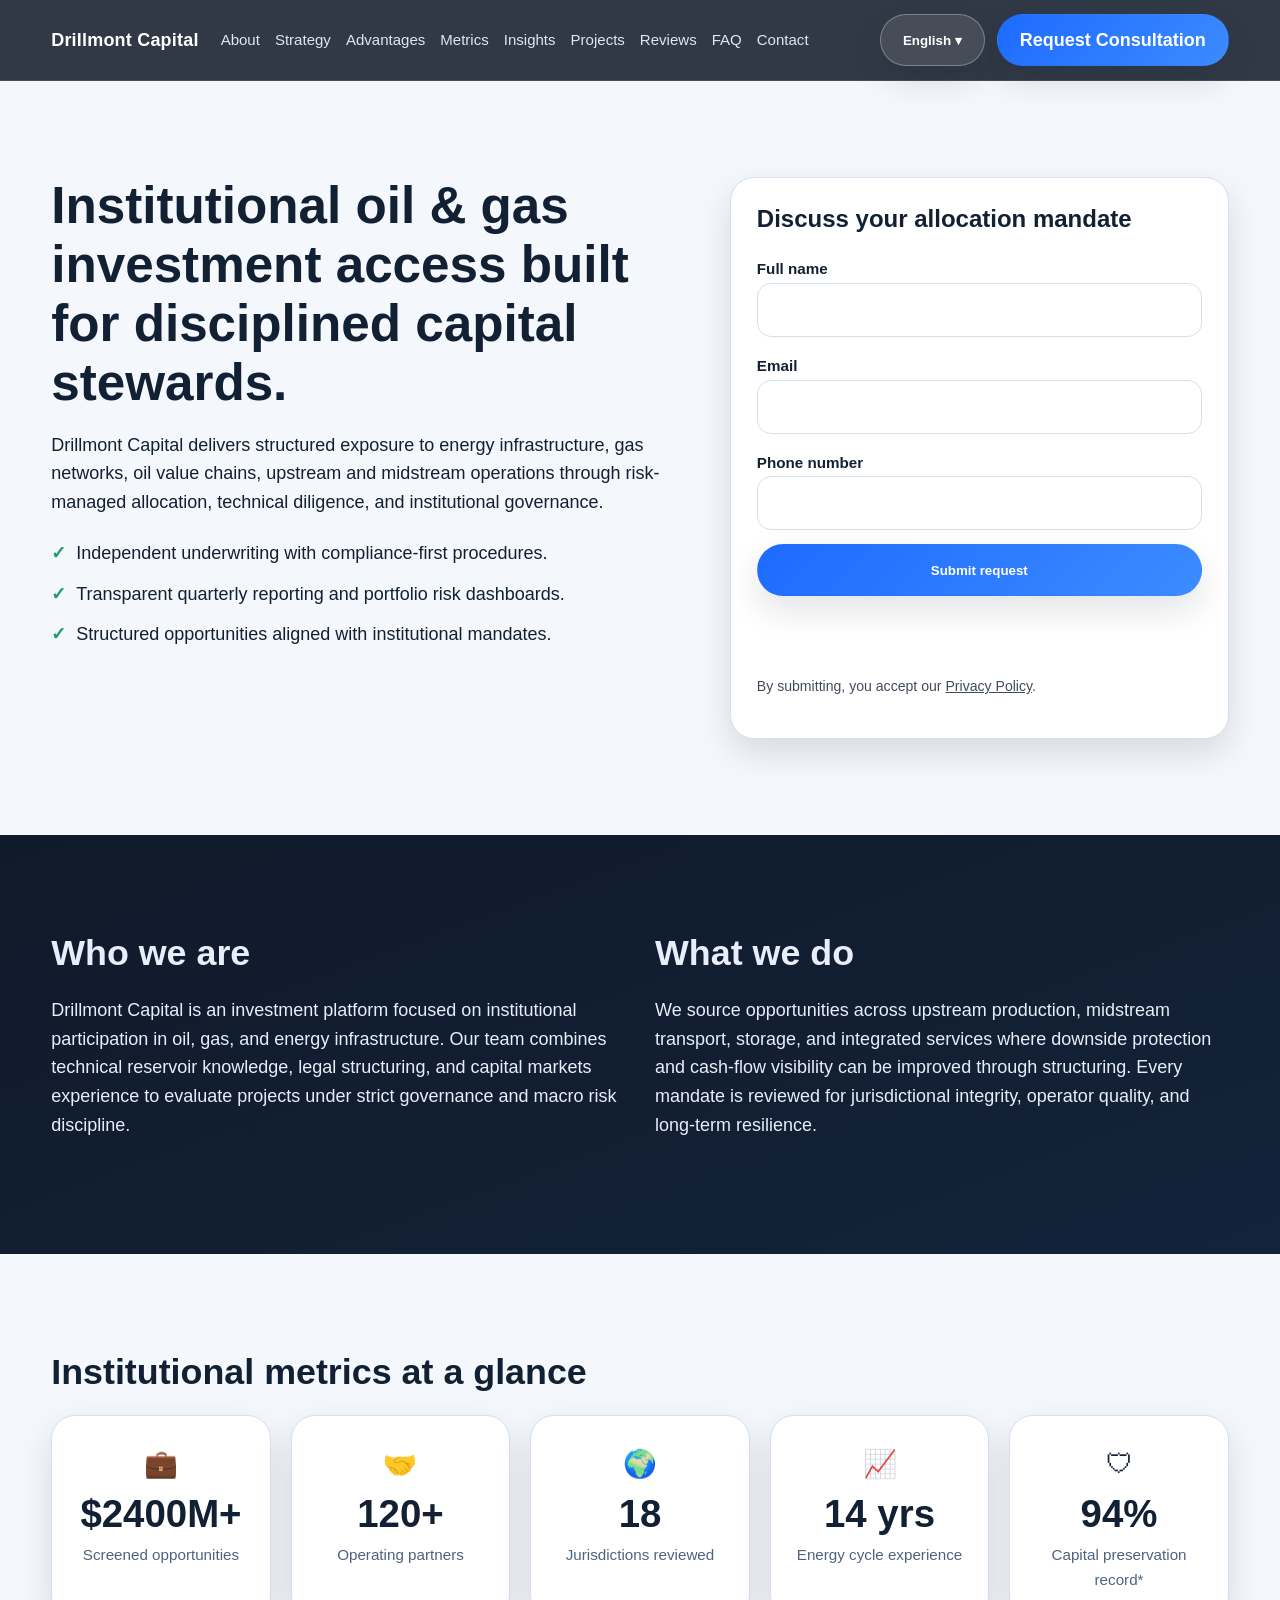
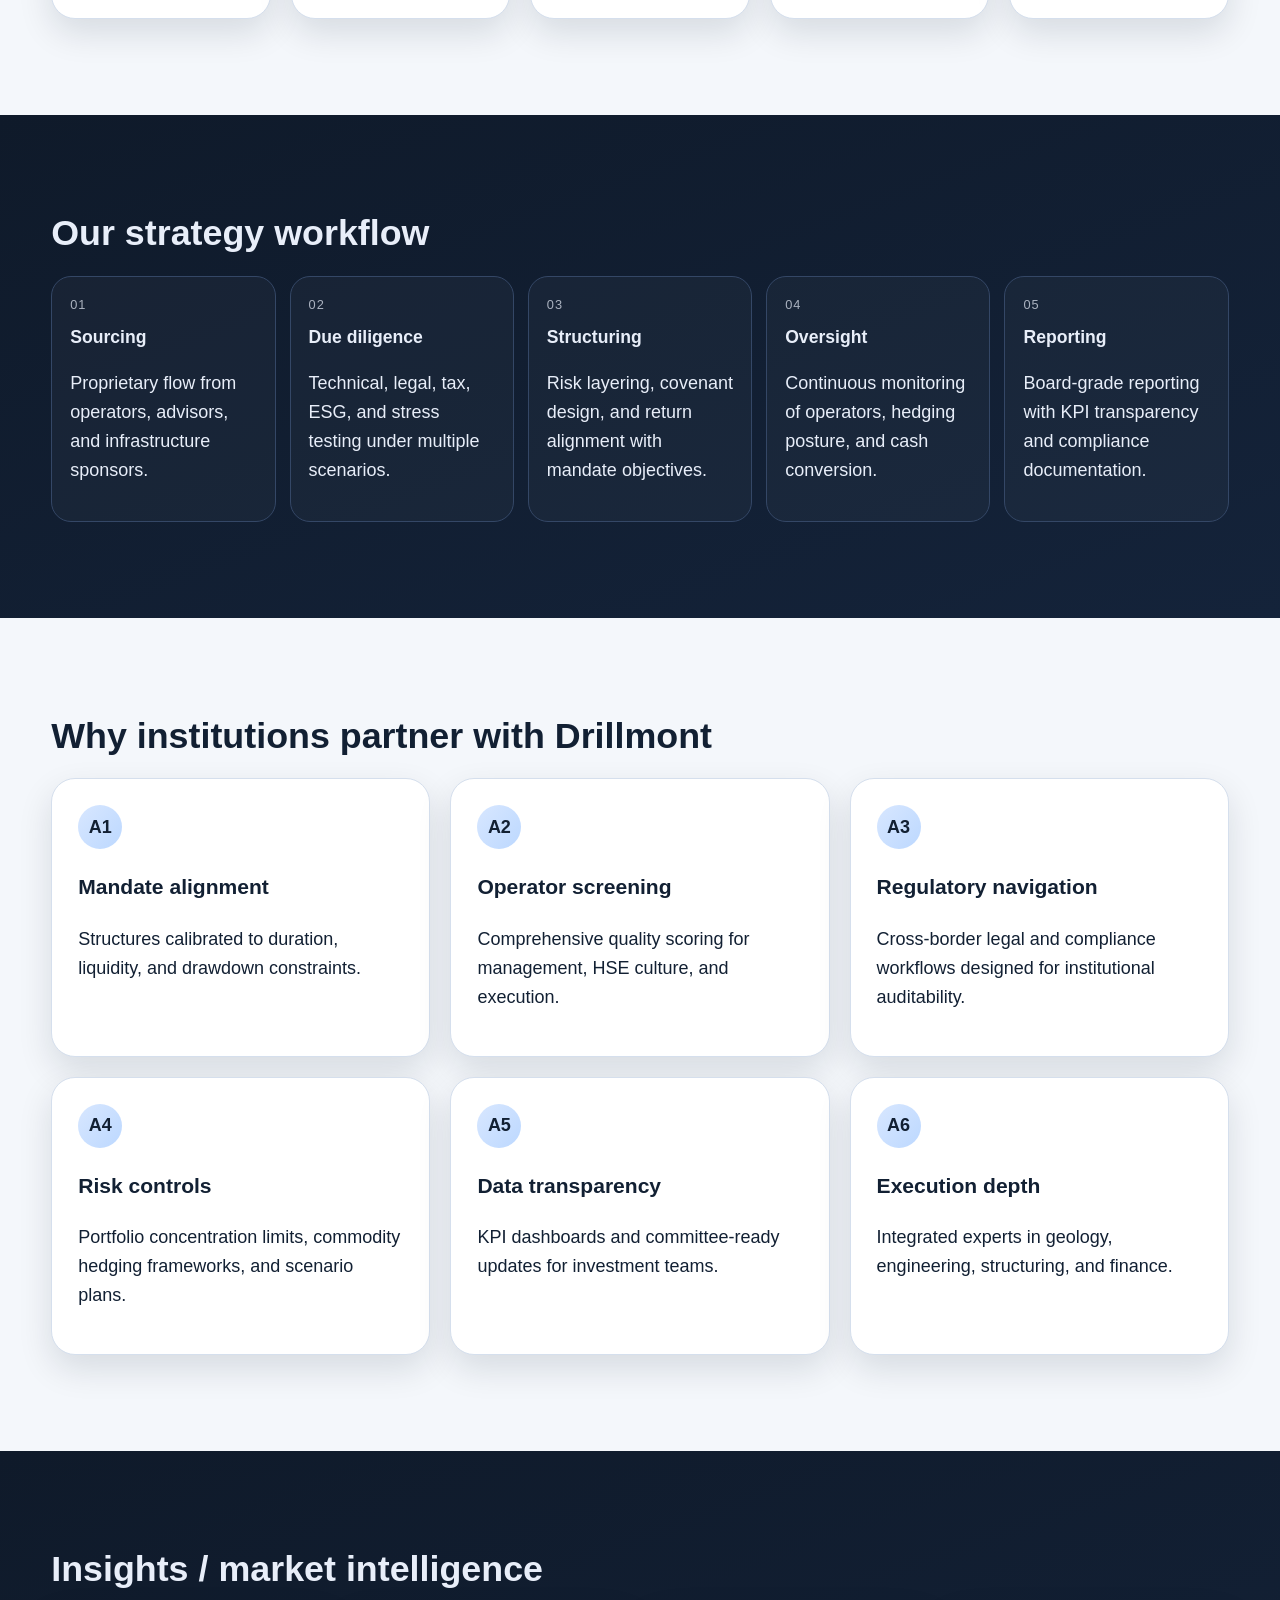
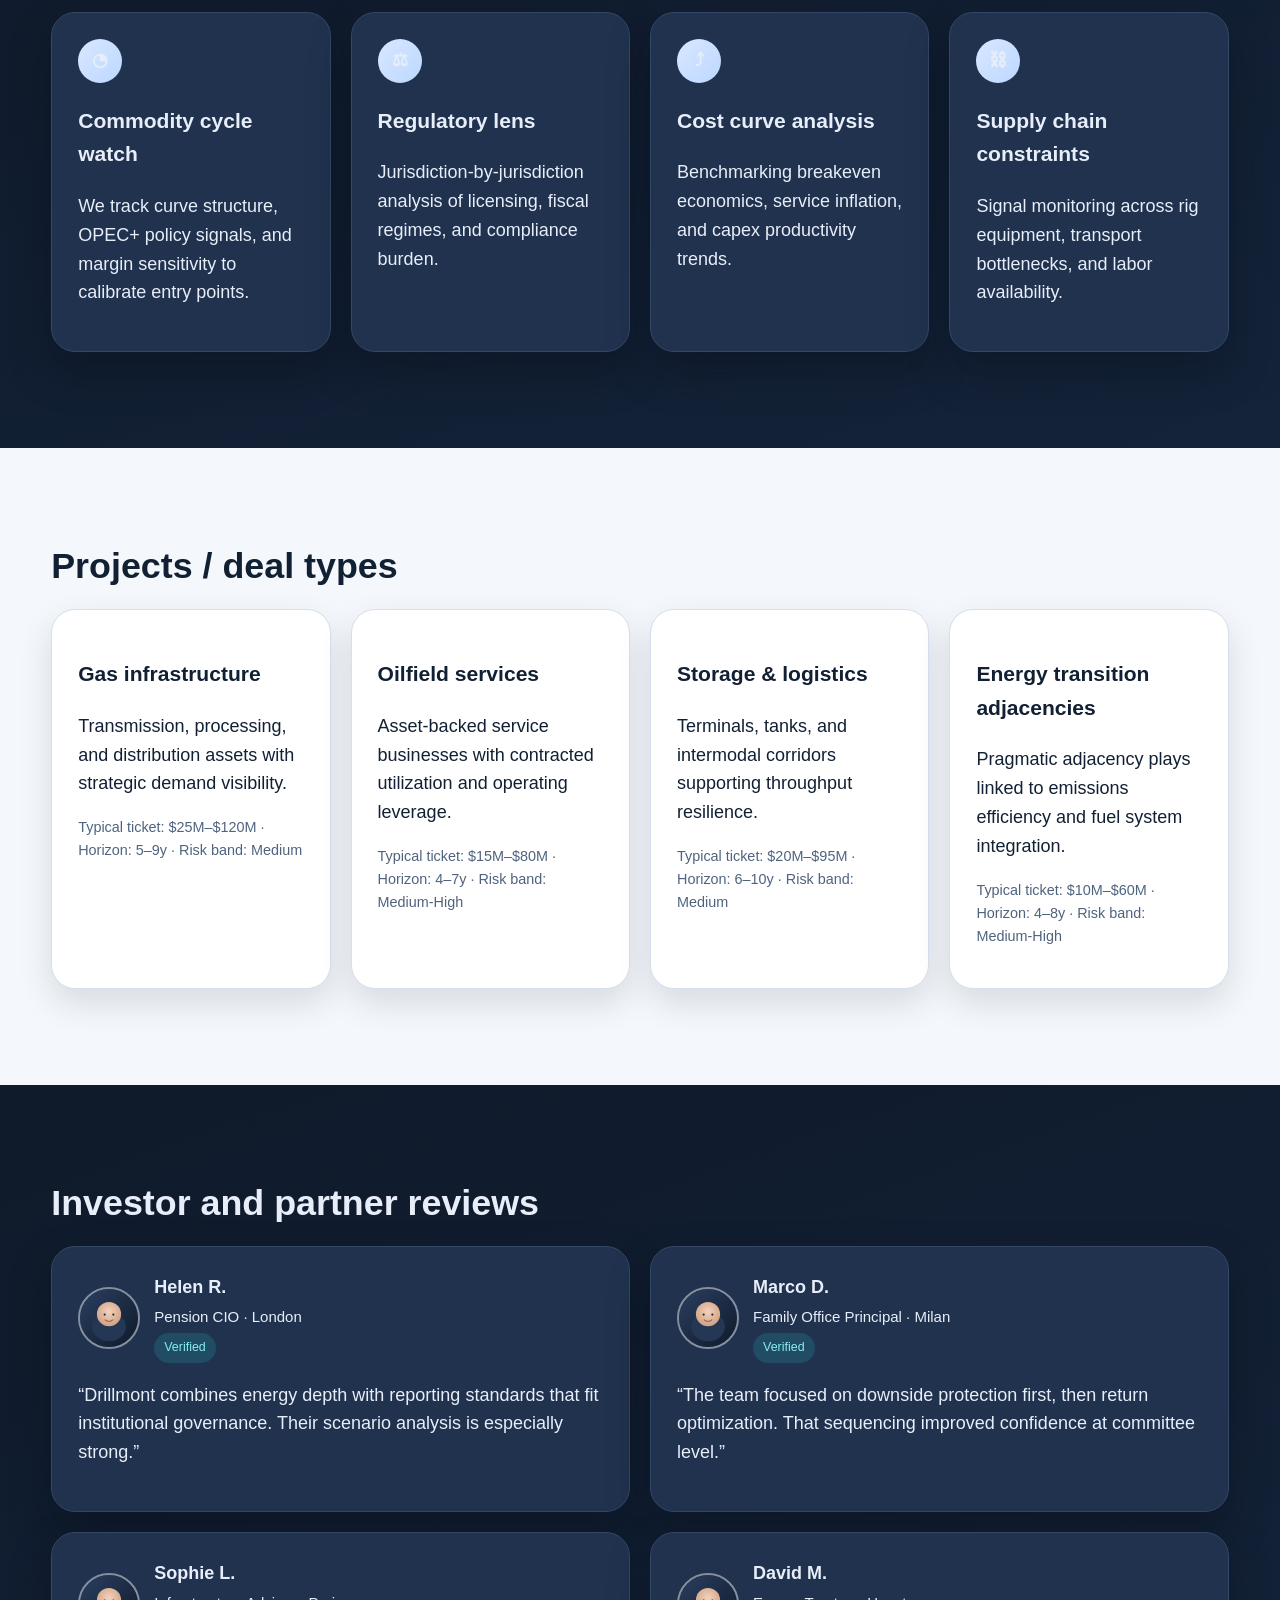
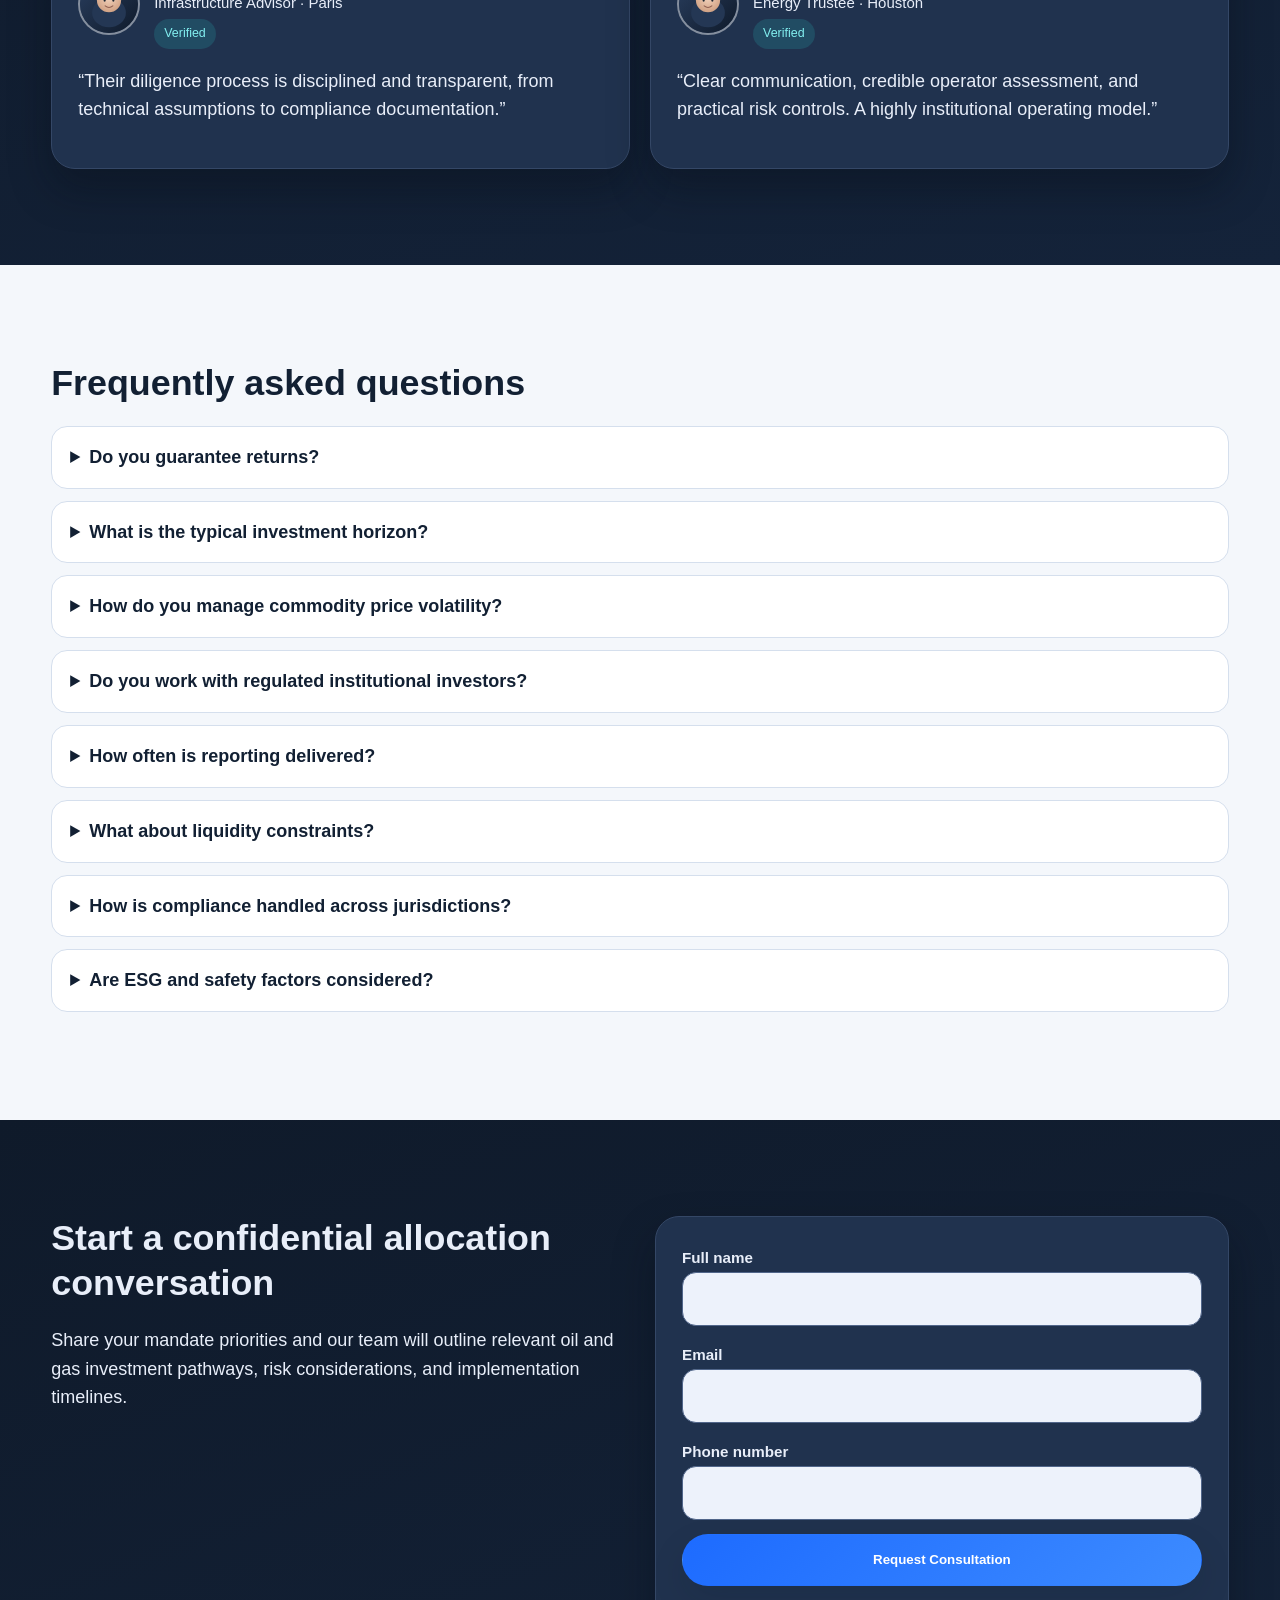
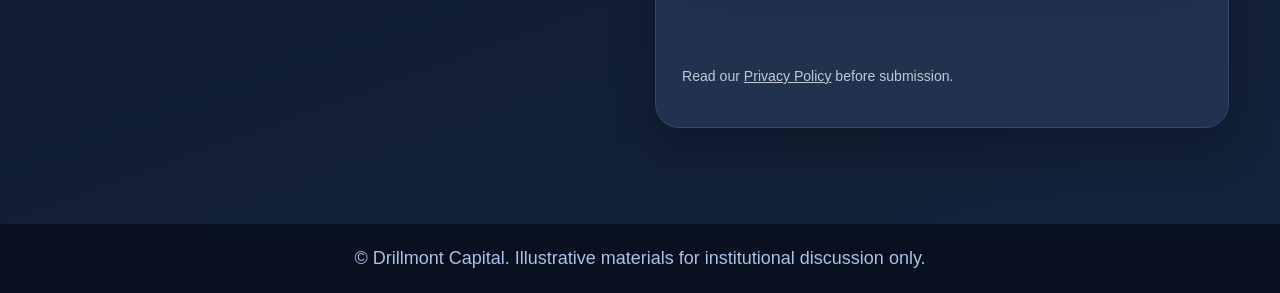
<file: index.html>
<!doctype html>
<html lang="en">
<head>
  <meta charset="UTF-8">
  <meta name="viewport" content="width=device-width, initial-scale=1.0">
  <meta name="description" content="Drillmont Capital structures institutional oil and gas investments across energy infrastructure, upstream and midstream opportunities with risk-managed allocation and diligence.">
  <title>Drillmont Capital | Institutional Oil & Gas Investments</title>
  <link rel="icon" type="image/svg+xml" href="./assets/favicon.svg">
  <link rel="stylesheet" href="./assets/styles.css">
</head>
<body>
<header class="site-header">
  <div class="header-inner">
    <a class="brand" href="#hero">Drillmont Capital</a>
    <nav class="main-nav">
      <a href="#about">About</a><a href="#strategy">Strategy</a><a href="#advantages">Advantages</a><a href="#metrics">Metrics</a><a href="#insights">Insights</a><a href="#projects">Projects</a><a href="#reviews">Reviews</a><a href="#faq">FAQ</a><a href="#contact">Contact</a>
    </nav>
    <div class="header-actions">
      <div class="lang-switch">
        <button class="lang-toggle" data-lang-toggle aria-label="Select language">English ▾</button>
        <div class="lang-menu">
          <a href="./index.html">English</a><a href="./de/index.html">Deutsch</a><a href="./fr/index.html">Français</a><a href="./es/index.html">Español</a><a href="./it/index.html">Italiano</a>
        </div>
      </div>
      <a href="#contact" class="btn btn-primary">Request Consultation</a>
    </div>
    <button class="burger" data-drawer-open aria-label="Open menu">☰</button>
  </div>
</header>
<div class="drawer-backdrop"></div>
<aside class="mobile-drawer">
  <div class="drawer-head"><strong>Drillmont Capital</strong><button class="drawer-close" data-drawer-close>✕</button></div>
  <nav class="mobile-nav">
    <a href="#about">About</a><a href="#strategy">Strategy</a><a href="#advantages">Advantages</a><a href="#metrics">Metrics</a><a href="#insights">Insights</a><a href="#projects">Projects</a><a href="#reviews">Reviews</a><a href="#faq">FAQ</a><a href="#contact">Contact</a>
  </nav>
  <div class="lang-switch">
    <button class="lang-toggle" data-lang-toggle>English ▾</button>
    <div class="lang-menu">
      <a href="./index.html">English</a><a href="./de/index.html">Deutsch</a><a href="./fr/index.html">Français</a><a href="./es/index.html">Español</a><a href="./it/index.html">Italiano</a>
    </div>
  </div>
  <p style="margin-top:16px"><a href="#contact" class="btn btn-primary" style="width:100%">Request Consultation</a></p>
</aside>

<main>
  <section id="hero" class="section light hero">
    <div class="container hero-grid">
      <div class="reveal">
        <h1>Institutional oil & gas investment access built for disciplined capital stewards.</h1>
        <p>Drillmont Capital delivers structured exposure to energy infrastructure, gas networks, oil value chains, upstream and midstream operations through risk-managed allocation, technical diligence, and institutional governance.</p>
        <ul class="trust-list"><li>Independent underwriting with compliance-first procedures.</li><li>Transparent quarterly reporting and portfolio risk dashboards.</li><li>Structured opportunities aligned with institutional mandates.</li></ul>
      </div>
      <div class="card reveal">
        <h2 style="font-size:1.5rem">Discuss your allocation mandate</h2>
        <form data-demo-form class="form-grid">
          <div><label>Full name</label><input name="name" required></div>
          <div><label>Email</label><input name="email" type="email" required></div>
          <div><label>Phone number</label><input name="phone" type="tel" required></div>
          <button class="btn btn-primary" type="submit">Submit request</button>
          <div class="form-status"></div>
          <p class="form-note">By submitting, you accept our <a href="#" data-open-privacy>Privacy Policy</a>.</p>
        </form>
      </div>
    </div>
  </section>

  <section id="about" class="section dark">
    <div class="container about-grid">
      <div class="reveal"><h2>Who we are</h2><p>Drillmont Capital is an investment platform focused on institutional participation in oil, gas, and energy infrastructure. Our team combines technical reservoir knowledge, legal structuring, and capital markets experience to evaluate projects under strict governance and macro risk discipline.</p></div>
      <div class="reveal"><h2>What we do</h2><p>We source opportunities across upstream production, midstream transport, storage, and integrated services where downside protection and cash-flow visibility can be improved through structuring. Every mandate is reviewed for jurisdictional integrity, operator quality, and long-term resilience.</p></div>
    </div>
  </section>

  <section id="metrics" class="section light">
    <div class="container">
      <h2 class="reveal">Institutional metrics at a glance</h2>
      <div class="metrics-grid">
        <div class="metric card reveal"><div class="icon">💼</div><div class="value" data-counter="24" data-prefix="$" data-suffix="00M+">$0</div><div class="label">Screened opportunities</div></div>
        <div class="metric card reveal"><div class="icon">🤝</div><div class="value" data-counter="120" data-suffix="+">0</div><div class="label">Operating partners</div></div>
        <div class="metric card reveal"><div class="icon">🌍</div><div class="value" data-counter="18">0</div><div class="label">Jurisdictions reviewed</div></div>
        <div class="metric card reveal"><div class="icon">📈</div><div class="value" data-counter="14" data-suffix=" yrs">0</div><div class="label">Energy cycle experience</div></div>
        <div class="metric card reveal"><div class="icon">🛡</div><div class="value" data-counter="94" data-suffix="%">0</div><div class="label">Capital preservation record*</div></div>
      </div>
    </div>
  </section>

  <section id="strategy" class="section dark">
    <div class="container">
      <h2 class="reveal">Our strategy workflow</h2>
      <div class="timeline">
        <article class="step reveal"><div class="num">01</div><h3>Sourcing</h3><p>Proprietary flow from operators, advisors, and infrastructure sponsors.</p></article>
        <article class="step reveal"><div class="num">02</div><h3>Due diligence</h3><p>Technical, legal, tax, ESG, and stress testing under multiple scenarios.</p></article>
        <article class="step reveal"><div class="num">03</div><h3>Structuring</h3><p>Risk layering, covenant design, and return alignment with mandate objectives.</p></article>
        <article class="step reveal"><div class="num">04</div><h3>Oversight</h3><p>Continuous monitoring of operators, hedging posture, and cash conversion.</p></article>
        <article class="step reveal"><div class="num">05</div><h3>Reporting</h3><p>Board-grade reporting with KPI transparency and compliance documentation.</p></article>
      </div>
    </div>
  </section>

  <section id="advantages" class="section light"><div class="container"><h2 class="reveal">Why institutions partner with Drillmont</h2><div class="advantages-grid">
    <article class="card adv-card reveal"><div class="bubble">A1</div><h3>Mandate alignment</h3><p>Structures calibrated to duration, liquidity, and drawdown constraints.</p></article>
    <article class="card adv-card reveal"><div class="bubble">A2</div><h3>Operator screening</h3><p>Comprehensive quality scoring for management, HSE culture, and execution.</p></article>
    <article class="card adv-card reveal"><div class="bubble">A3</div><h3>Regulatory navigation</h3><p>Cross-border legal and compliance workflows designed for institutional auditability.</p></article>
    <article class="card adv-card reveal"><div class="bubble">A4</div><h3>Risk controls</h3><p>Portfolio concentration limits, commodity hedging frameworks, and scenario plans.</p></article>
    <article class="card adv-card reveal"><div class="bubble">A5</div><h3>Data transparency</h3><p>KPI dashboards and committee-ready updates for investment teams.</p></article>
    <article class="card adv-card reveal"><div class="bubble">A6</div><h3>Execution depth</h3><p>Integrated experts in geology, engineering, structuring, and finance.</p></article>
  </div></div></section>

  <section id="insights" class="section dark"><div class="container"><h2 class="reveal">Insights / market intelligence</h2><div class="insights-grid">
    <article class="card reveal"><div class="insight-badge">◔</div><h3>Commodity cycle watch</h3><p>We track curve structure, OPEC+ policy signals, and margin sensitivity to calibrate entry points.</p></article>
    <article class="card reveal"><div class="insight-badge">⚖</div><h3>Regulatory lens</h3><p>Jurisdiction-by-jurisdiction analysis of licensing, fiscal regimes, and compliance burden.</p></article>
    <article class="card reveal"><div class="insight-badge">⤴</div><h3>Cost curve analysis</h3><p>Benchmarking breakeven economics, service inflation, and capex productivity trends.</p></article>
    <article class="card reveal"><div class="insight-badge">⛓</div><h3>Supply chain constraints</h3><p>Signal monitoring across rig equipment, transport bottlenecks, and labor availability.</p></article>
  </div></div></section>

  <section id="projects" class="section light"><div class="container"><h2 class="reveal">Projects / deal types</h2><div class="projects-grid">
    <article class="card reveal"><h3>Gas infrastructure</h3><p>Transmission, processing, and distribution assets with strategic demand visibility.</p><p class="meta-line">Typical ticket: $25M–$120M · Horizon: 5–9y · Risk band: Medium</p></article>
    <article class="card reveal"><h3>Oilfield services</h3><p>Asset-backed service businesses with contracted utilization and operating leverage.</p><p class="meta-line">Typical ticket: $15M–$80M · Horizon: 4–7y · Risk band: Medium-High</p></article>
    <article class="card reveal"><h3>Storage & logistics</h3><p>Terminals, tanks, and intermodal corridors supporting throughput resilience.</p><p class="meta-line">Typical ticket: $20M–$95M · Horizon: 6–10y · Risk band: Medium</p></article>
    <article class="card reveal"><h3>Energy transition adjacencies</h3><p>Pragmatic adjacency plays linked to emissions efficiency and fuel system integration.</p><p class="meta-line">Typical ticket: $10M–$60M · Horizon: 4–8y · Risk band: Medium-High</p></article>
  </div></div></section>

  <section id="reviews" class="section dark"><div class="container"><h2 class="reveal">Investor and partner reviews</h2><div class="reviews-grid">
    <article class="card reveal"><div class="review-head"><img src="./assets/avatars/avatar-1.svg" alt="Avatar"><div><strong>Helen R.</strong><br><small>Pension CIO · London</small><br><span class="badge">Verified</span></div></div><p>“Drillmont combines energy depth with reporting standards that fit institutional governance. Their scenario analysis is especially strong.”</p></article>
    <article class="card reveal"><div class="review-head"><img src="./assets/avatars/avatar-2.svg" alt="Avatar"><div><strong>Marco D.</strong><br><small>Family Office Principal · Milan</small><br><span class="badge">Verified</span></div></div><p>“The team focused on downside protection first, then return optimization. That sequencing improved confidence at committee level.”</p></article>
    <article class="card reveal"><div class="review-head"><img src="./assets/avatars/avatar-3.svg" alt="Avatar"><div><strong>Sophie L.</strong><br><small>Infrastructure Advisor · Paris</small><br><span class="badge">Verified</span></div></div><p>“Their diligence process is disciplined and transparent, from technical assumptions to compliance documentation.”</p></article>
    <article class="card reveal"><div class="review-head"><img src="./assets/avatars/avatar-4.svg" alt="Avatar"><div><strong>David M.</strong><br><small>Energy Trustee · Houston</small><br><span class="badge">Verified</span></div></div><p>“Clear communication, credible operator assessment, and practical risk controls. A highly institutional operating model.”</p></article>
  </div></div></section>

  <section id="faq" class="section light"><div class="container"><h2 class="reveal">Frequently asked questions</h2><div class="faq-list">
    <details><summary>Do you guarantee returns?</summary><p>No. We do not offer guaranteed performance; all investments carry market and operational risk.</p></details>
    <details><summary>What is the typical investment horizon?</summary><p>Most allocations are designed for 4 to 10 years depending on asset type and mandate liquidity profile.</p></details>
    <details><summary>How do you manage commodity price volatility?</summary><p>Through diversification, hedge policy assessment, stress testing, and conservative structuring assumptions.</p></details>
    <details><summary>Do you work with regulated institutional investors?</summary><p>Yes, our process is designed for pension funds, insurers, family offices, and regulated investment entities.</p></details>
    <details><summary>How often is reporting delivered?</summary><p>Quarterly reporting is standard, with event-driven updates when material developments occur.</p></details>
    <details><summary>What about liquidity constraints?</summary><p>We map expected liquidity windows up front and align structures with investor duration requirements.</p></details>
    <details><summary>How is compliance handled across jurisdictions?</summary><p>Each opportunity is reviewed for legal, tax, sanctions, and governance implications before approval.</p></details>
    <details><summary>Are ESG and safety factors considered?</summary><p>Yes. Operator HSE records, emissions intensity trends, and governance quality are core diligence inputs.</p></details>
  </div></div></section>

  <section id="contact" class="section dark"><div class="container contact-grid"><div class="reveal"><h2>Start a confidential allocation conversation</h2><p>Share your mandate priorities and our team will outline relevant oil and gas investment pathways, risk considerations, and implementation timelines.</p></div><div class="card reveal">
    <form data-demo-form class="form-grid">
      <div><label>Full name</label><input name="name" required></div>
      <div><label>Email</label><input name="email" type="email" required></div>
      <div><label>Phone number</label><input name="phone" type="tel" required></div>
      <button class="btn btn-primary" type="submit">Request Consultation</button>
      <div class="form-status"></div>
      <p class="form-note">Read our <a href="#" data-open-privacy>Privacy Policy</a> before submission.</p>
    </form>
  </div></div></section>
</main>

<footer class="site-footer">© Drillmont Capital. Illustrative materials for institutional discussion only.</footer>

<div id="privacy-modal" class="modal" aria-hidden="true">
  <div class="modal-backdrop"></div>
  <div class="modal-panel">
    <button class="modal-close-top" data-close-privacy aria-label="Close">✕</button>
    <h2>Privacy Policy</h2>
    <h3>Intro</h3><p>Drillmont Capital respects confidentiality and processes personal data responsibly in line with applicable data protection regulations.</p>
    <h3>Definitions</h3><p>“Personal data” refers to any information identifying an individual. “Processing” includes collection, storage, analysis, and transfer.</p>
    <h3>Data collected</h3><p>We collect contact data, professional role information, communication records, and website interaction metadata.</p>
    <h3>Purpose</h3><p>Data is used to respond to inquiries, evaluate suitability, manage investor relations, improve service quality, and maintain records.</p>
    <h3>Legal basis</h3><p>Processing is based on consent, legitimate interest, contractual necessity, and legal obligations where relevant.</p>
    <h3>Cookies</h3><p>This site may use functional and analytics cookies to improve navigation and understand aggregate usage behavior.</p>
    <h3>Sharing</h3><p>Data may be shared with vetted legal, compliance, or technical providers under confidentiality and processing agreements.</p>
    <h3>Retention</h3><p>Information is retained only as long as required for legitimate business and legal recordkeeping obligations.</p>
    <h3>Security</h3><p>We apply organizational and technical safeguards, including restricted access controls and periodic security review.</p>
    <h3>Rights</h3><p>You may request access, correction, deletion, restriction, or portability of your personal data, subject to legal limitations.</p>
    <h3>International transfers</h3><p>Where cross-border processing is required, we apply contractual safeguards and jurisdictional risk assessments.</p>
    <h3>Risk disclosure</h3><p>Oil and gas investments involve commodity price volatility, geopolitical developments, regulatory changes, and execution risk. Historical outcomes do not guarantee future results.</p>
    <p><button class="btn btn-secondary" data-close-privacy type="button">Close</button></p>
  </div>
</div>
<script src="./assets/main.js"></script>
</body>
</html>
</file>
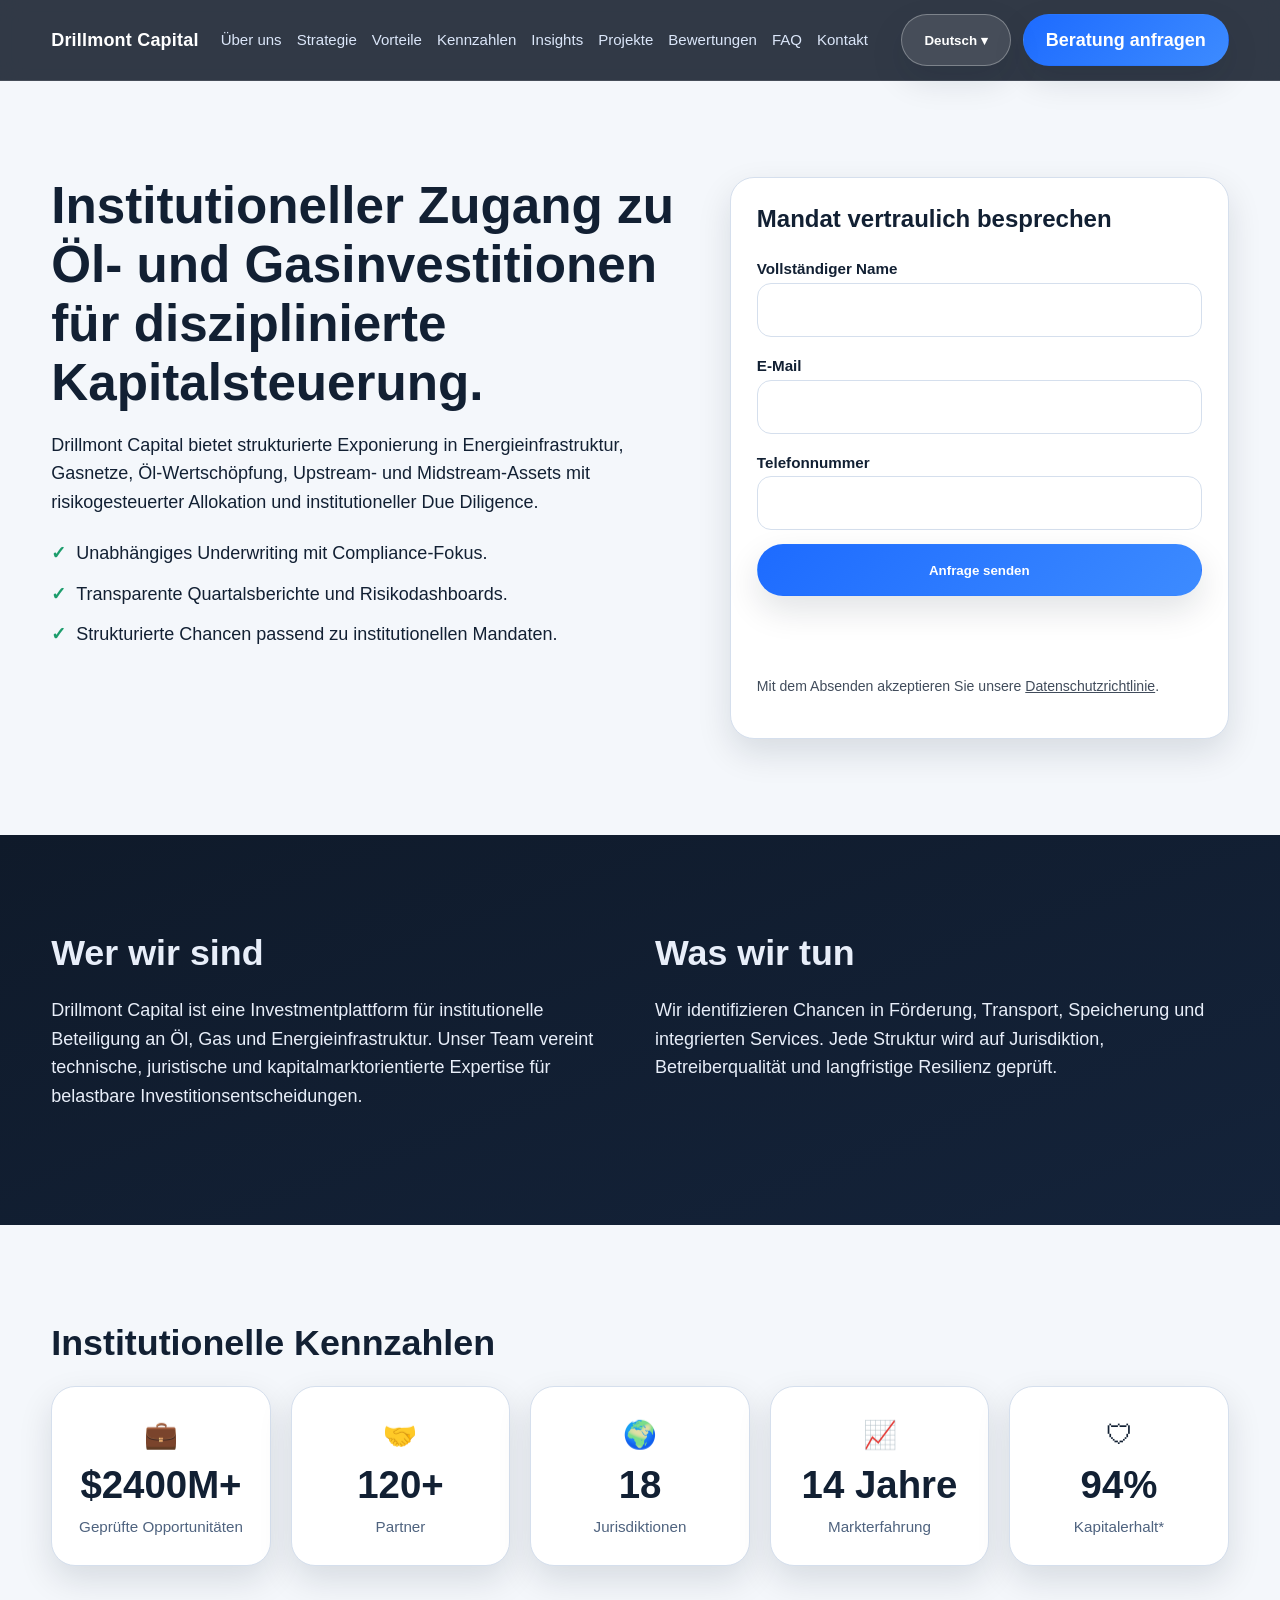
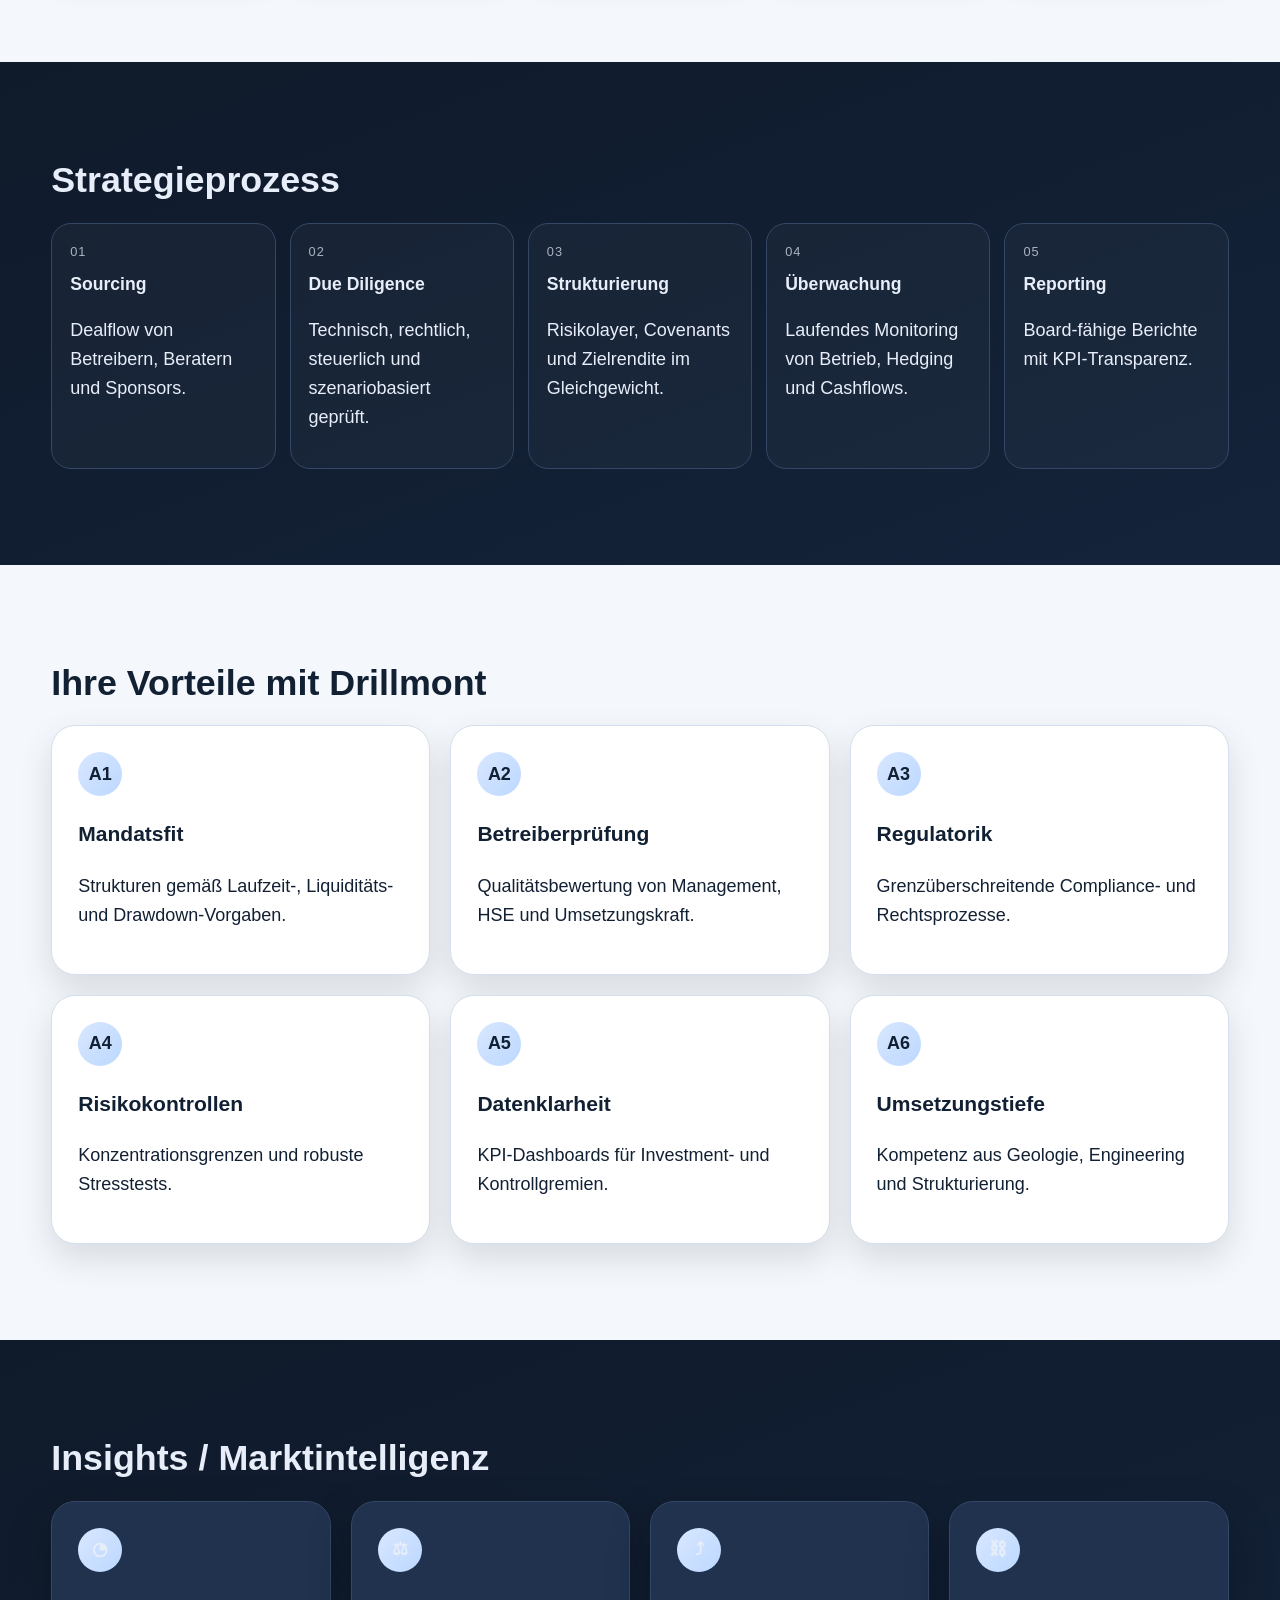
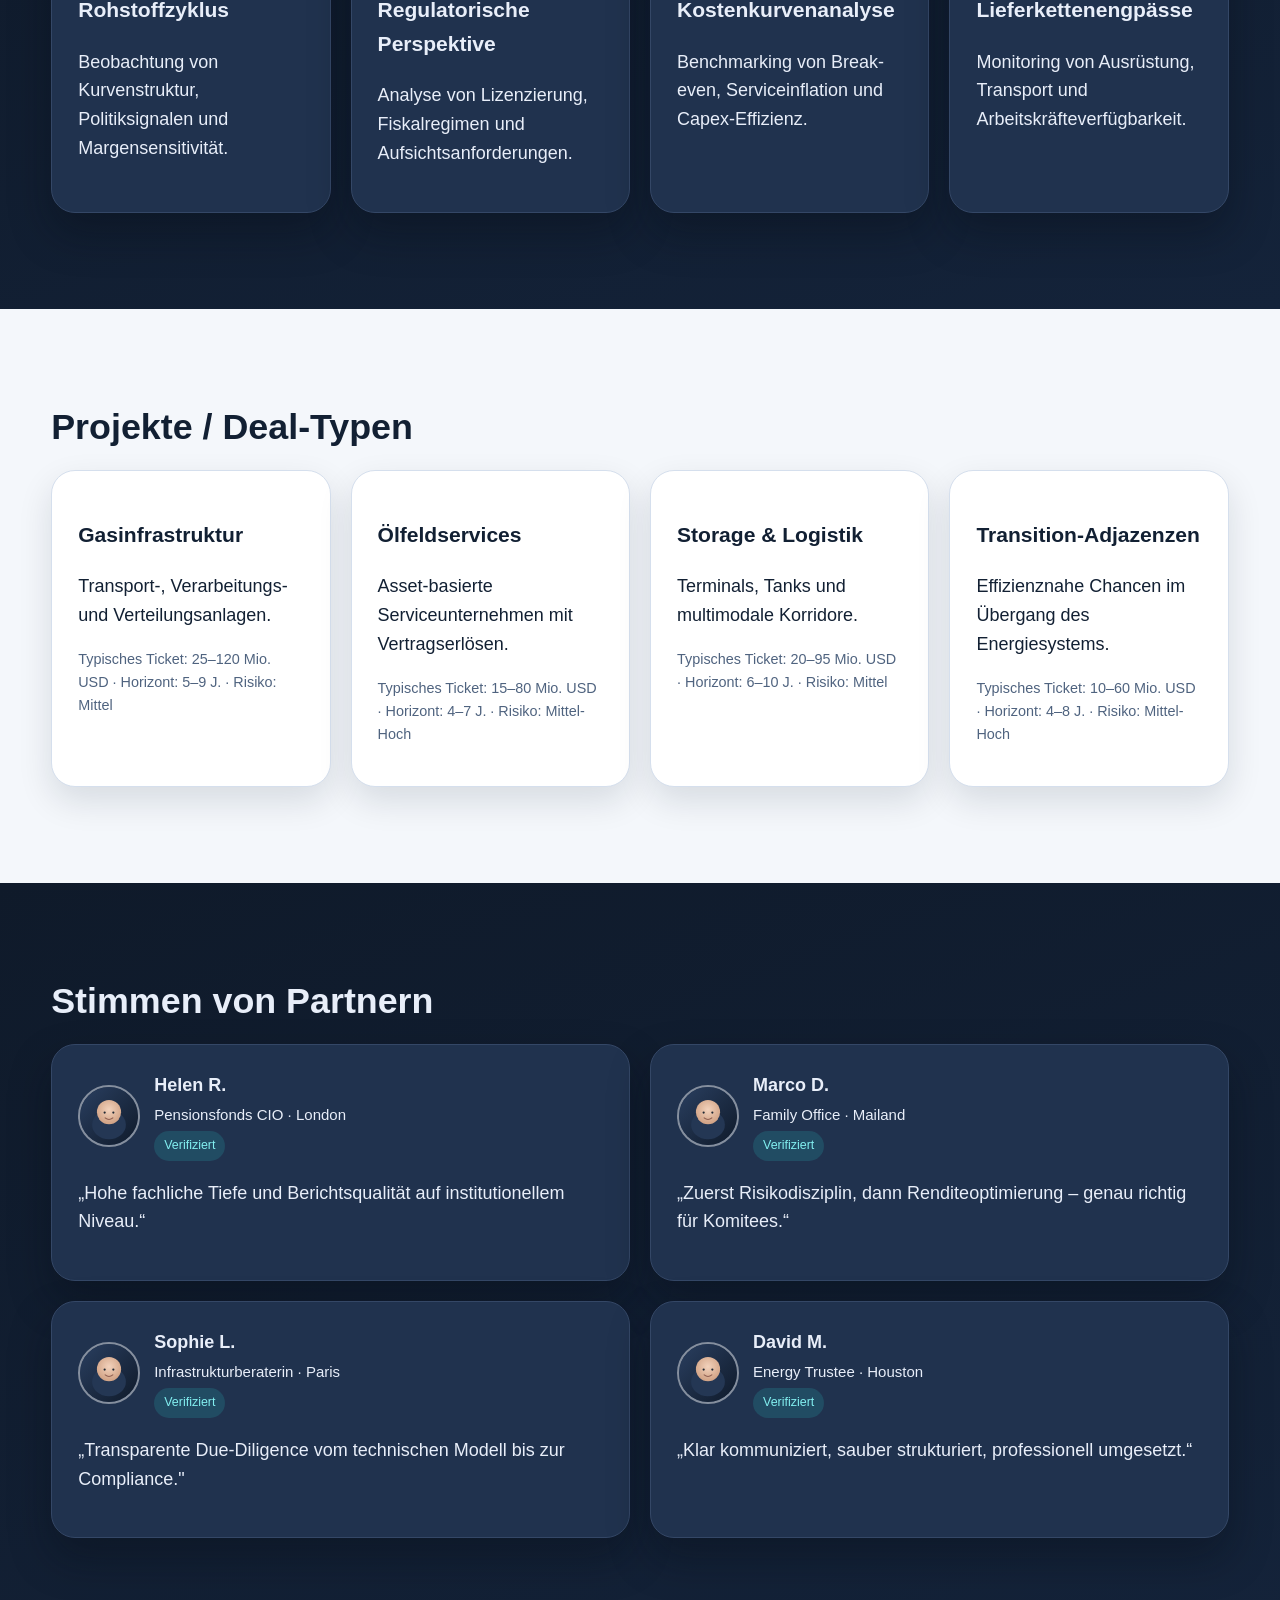
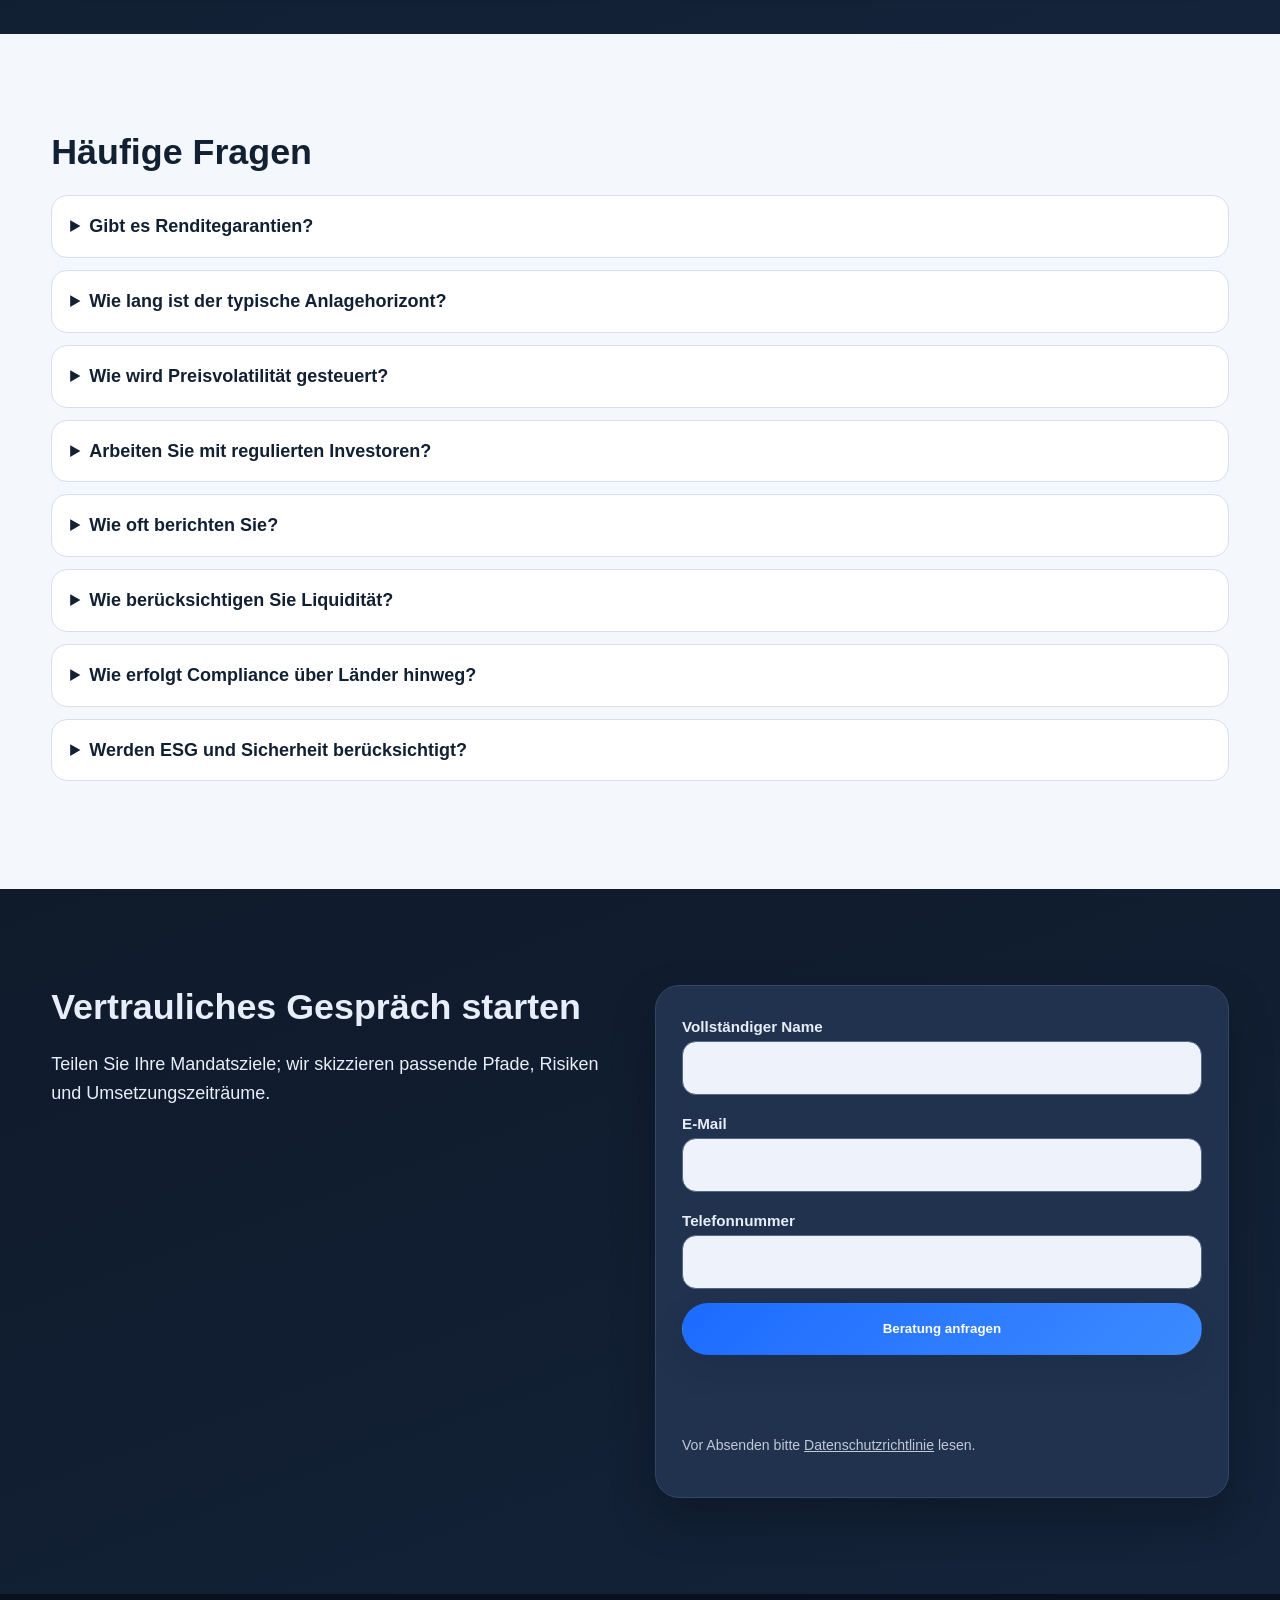
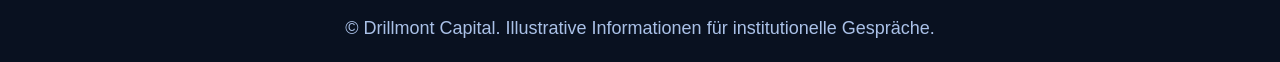
<file: de/index.html>
<!doctype html><html lang="de"><head><meta charset="UTF-8"><meta name="viewport" content="width=device-width, initial-scale=1.0"><meta name="description" content="Drillmont Capital strukturiert institutionelle Öl- und Gasinvestitionen in Energieinfrastruktur, Upstream- und Midstream-Chancen mit risikogesteuerter Allokation."><title>Drillmont Capital | Institutionelle Öl- & Gasinvestitionen</title><link rel="icon" type="image/svg+xml" href="../assets/favicon.svg"><link rel="stylesheet" href="../assets/styles.css"></head><body>
<header class="site-header"><div class="header-inner"><a class="brand" href="#hero">Drillmont Capital</a><nav class="main-nav"><a href="#about">Über uns</a><a href="#strategy">Strategie</a><a href="#advantages">Vorteile</a><a href="#metrics">Kennzahlen</a><a href="#insights">Insights</a><a href="#projects">Projekte</a><a href="#reviews">Bewertungen</a><a href="#faq">FAQ</a><a href="#contact">Kontakt</a></nav><div class="header-actions"><div class="lang-switch"><button class="lang-toggle" data-lang-toggle>Deutsch ▾</button><div class="lang-menu"><a href="../index.html">English</a><a href="../de/index.html">Deutsch</a><a href="../fr/index.html">Français</a><a href="../es/index.html">Español</a><a href="../it/index.html">Italiano</a></div></div><a href="#contact" class="btn btn-primary">Beratung anfragen</a></div><button class="burger" data-drawer-open>☰</button></div></header>
<div class="drawer-backdrop"></div><aside class="mobile-drawer"><div class="drawer-head"><strong>Drillmont Capital</strong><button class="drawer-close" data-drawer-close>✕</button></div><nav class="mobile-nav"><a href="#about">Über uns</a><a href="#strategy">Strategie</a><a href="#advantages">Vorteile</a><a href="#metrics">Kennzahlen</a><a href="#insights">Insights</a><a href="#projects">Projekte</a><a href="#reviews">Bewertungen</a><a href="#faq">FAQ</a><a href="#contact">Kontakt</a></nav><div class="lang-switch"><button class="lang-toggle" data-lang-toggle>Deutsch ▾</button><div class="lang-menu"><a href="../index.html">English</a><a href="../de/index.html">Deutsch</a><a href="../fr/index.html">Français</a><a href="../es/index.html">Español</a><a href="../it/index.html">Italiano</a></div></div><p style="margin-top:16px"><a href="#contact" class="btn btn-primary" style="width:100%">Beratung anfragen</a></p></aside>
<main>
<section id="hero" class="section light hero"><div class="container hero-grid"><div class="reveal"><h1>Institutioneller Zugang zu Öl- und Gasinvestitionen für disziplinierte Kapitalsteuerung.</h1><p>Drillmont Capital bietet strukturierte Exponierung in Energieinfrastruktur, Gasnetze, Öl-Wertschöpfung, Upstream- und Midstream-Assets mit risikogesteuerter Allokation und institutioneller Due Diligence.</p><ul class="trust-list"><li>Unabhängiges Underwriting mit Compliance-Fokus.</li><li>Transparente Quartalsberichte und Risikodashboards.</li><li>Strukturierte Chancen passend zu institutionellen Mandaten.</li></ul></div><div class="card reveal"><h2 style="font-size:1.5rem">Mandat vertraulich besprechen</h2><form data-demo-form class="form-grid"><div><label>Vollständiger Name</label><input required></div><div><label>E-Mail</label><input type="email" required></div><div><label>Telefonnummer</label><input type="tel" required></div><button class="btn btn-primary" type="submit">Anfrage senden</button><div class="form-status"></div><p class="form-note">Mit dem Absenden akzeptieren Sie unsere <a href="#" data-open-privacy>Datenschutzrichtlinie</a>.</p></form></div></div></section>
<section id="about" class="section dark"><div class="container about-grid"><div class="reveal"><h2>Wer wir sind</h2><p>Drillmont Capital ist eine Investmentplattform für institutionelle Beteiligung an Öl, Gas und Energieinfrastruktur. Unser Team vereint technische, juristische und kapitalmarktorientierte Expertise für belastbare Investitionsentscheidungen.</p></div><div class="reveal"><h2>Was wir tun</h2><p>Wir identifizieren Chancen in Förderung, Transport, Speicherung und integrierten Services. Jede Struktur wird auf Jurisdiktion, Betreiberqualität und langfristige Resilienz geprüft.</p></div></div></section>
<section id="metrics" class="section light"><div class="container"><h2 class="reveal">Institutionelle Kennzahlen</h2><div class="metrics-grid"><div class="metric card reveal"><div class="icon">💼</div><div class="value" data-counter="24" data-prefix="$" data-suffix="00M+">$0</div><div class="label">Geprüfte Opportunitäten</div></div><div class="metric card reveal"><div class="icon">🤝</div><div class="value" data-counter="120" data-suffix="+">0</div><div class="label">Partner</div></div><div class="metric card reveal"><div class="icon">🌍</div><div class="value" data-counter="18">0</div><div class="label">Jurisdiktionen</div></div><div class="metric card reveal"><div class="icon">📈</div><div class="value" data-counter="14" data-suffix=" Jahre">0</div><div class="label">Markterfahrung</div></div><div class="metric card reveal"><div class="icon">🛡</div><div class="value" data-counter="94" data-suffix="%">0</div><div class="label">Kapitalerhalt*</div></div></div></div></section>
<section id="strategy" class="section dark"><div class="container"><h2 class="reveal">Strategieprozess</h2><div class="timeline"><article class="step reveal"><div class="num">01</div><h3>Sourcing</h3><p>Dealflow von Betreibern, Beratern und Sponsors.</p></article><article class="step reveal"><div class="num">02</div><h3>Due Diligence</h3><p>Technisch, rechtlich, steuerlich und szenariobasiert geprüft.</p></article><article class="step reveal"><div class="num">03</div><h3>Strukturierung</h3><p>Risikolayer, Covenants und Zielrendite im Gleichgewicht.</p></article><article class="step reveal"><div class="num">04</div><h3>Überwachung</h3><p>Laufendes Monitoring von Betrieb, Hedging und Cashflows.</p></article><article class="step reveal"><div class="num">05</div><h3>Reporting</h3><p>Board-fähige Berichte mit KPI-Transparenz.</p></article></div></div></section>
<section id="advantages" class="section light"><div class="container"><h2 class="reveal">Ihre Vorteile mit Drillmont</h2><div class="advantages-grid"><article class="card adv-card reveal"><div class="bubble">A1</div><h3>Mandatsfit</h3><p>Strukturen gemäß Laufzeit-, Liquiditäts- und Drawdown-Vorgaben.</p></article><article class="card adv-card reveal"><div class="bubble">A2</div><h3>Betreiberprüfung</h3><p>Qualitätsbewertung von Management, HSE und Umsetzungskraft.</p></article><article class="card adv-card reveal"><div class="bubble">A3</div><h3>Regulatorik</h3><p>Grenzüberschreitende Compliance- und Rechtsprozesse.</p></article><article class="card adv-card reveal"><div class="bubble">A4</div><h3>Risikokontrollen</h3><p>Konzentrationsgrenzen und robuste Stresstests.</p></article><article class="card adv-card reveal"><div class="bubble">A5</div><h3>Datenklarheit</h3><p>KPI-Dashboards für Investment- und Kontrollgremien.</p></article><article class="card adv-card reveal"><div class="bubble">A6</div><h3>Umsetzungstiefe</h3><p>Kompetenz aus Geologie, Engineering und Strukturierung.</p></article></div></div></section>
<section id="insights" class="section dark"><div class="container"><h2 class="reveal">Insights / Marktintelligenz</h2><div class="insights-grid"><article class="card reveal"><div class="insight-badge">◔</div><h3>Rohstoffzyklus</h3><p>Beobachtung von Kurvenstruktur, Politiksignalen und Margensensitivität.</p></article><article class="card reveal"><div class="insight-badge">⚖</div><h3>Regulatorische Perspektive</h3><p>Analyse von Lizenzierung, Fiskalregimen und Aufsichtsanforderungen.</p></article><article class="card reveal"><div class="insight-badge">⤴</div><h3>Kostenkurvenanalyse</h3><p>Benchmarking von Break-even, Serviceinflation und Capex-Effizienz.</p></article><article class="card reveal"><div class="insight-badge">⛓</div><h3>Lieferkettenengpässe</h3><p>Monitoring von Ausrüstung, Transport und Arbeitskräfteverfügbarkeit.</p></article></div></div></section>
<section id="projects" class="section light"><div class="container"><h2 class="reveal">Projekte / Deal-Typen</h2><div class="projects-grid"><article class="card reveal"><h3>Gasinfrastruktur</h3><p>Transport-, Verarbeitungs- und Verteilungsanlagen.</p><p class="meta-line">Typisches Ticket: 25–120 Mio. USD · Horizont: 5–9 J. · Risiko: Mittel</p></article><article class="card reveal"><h3>Ölfeldservices</h3><p>Asset-basierte Serviceunternehmen mit Vertragserlösen.</p><p class="meta-line">Typisches Ticket: 15–80 Mio. USD · Horizont: 4–7 J. · Risiko: Mittel-Hoch</p></article><article class="card reveal"><h3>Storage & Logistik</h3><p>Terminals, Tanks und multimodale Korridore.</p><p class="meta-line">Typisches Ticket: 20–95 Mio. USD · Horizont: 6–10 J. · Risiko: Mittel</p></article><article class="card reveal"><h3>Transition-Adjazenzen</h3><p>Effizienznahe Chancen im Übergang des Energiesystems.</p><p class="meta-line">Typisches Ticket: 10–60 Mio. USD · Horizont: 4–8 J. · Risiko: Mittel-Hoch</p></article></div></div></section>
<section id="reviews" class="section dark"><div class="container"><h2 class="reveal">Stimmen von Partnern</h2><div class="reviews-grid"><article class="card reveal"><div class="review-head"><img src="../assets/avatars/avatar-1.svg" alt="Avatar"><div><strong>Helen R.</strong><br><small>Pensionsfonds CIO · London</small><br><span class="badge">Verifiziert</span></div></div><p>„Hohe fachliche Tiefe und Berichtsqualität auf institutionellem Niveau.“</p></article><article class="card reveal"><div class="review-head"><img src="../assets/avatars/avatar-2.svg" alt="Avatar"><div><strong>Marco D.</strong><br><small>Family Office · Mailand</small><br><span class="badge">Verifiziert</span></div></div><p>„Zuerst Risikodisziplin, dann Renditeoptimierung – genau richtig für Komitees.“</p></article><article class="card reveal"><div class="review-head"><img src="../assets/avatars/avatar-3.svg" alt="Avatar"><div><strong>Sophie L.</strong><br><small>Infrastrukturberaterin · Paris</small><br><span class="badge">Verifiziert</span></div></div><p>„Transparente Due-Diligence vom technischen Modell bis zur Compliance."</p></article><article class="card reveal"><div class="review-head"><img src="../assets/avatars/avatar-4.svg" alt="Avatar"><div><strong>David M.</strong><br><small>Energy Trustee · Houston</small><br><span class="badge">Verifiziert</span></div></div><p>„Klar kommuniziert, sauber strukturiert, professionell umgesetzt.“</p></article></div></div></section>
<section id="faq" class="section light"><div class="container"><h2 class="reveal">Häufige Fragen</h2><div class="faq-list"><details><summary>Gibt es Renditegarantien?</summary><p>Nein, es gibt keine Garantien; jede Investition enthält Markt- und Betriebsrisiken.</p></details><details><summary>Wie lang ist der typische Anlagehorizont?</summary><p>Je nach Asset 4 bis 10 Jahre.</p></details><details><summary>Wie wird Preisvolatilität gesteuert?</summary><p>Durch Diversifikation, Hedging-Bewertung und konservative Modellierung.</p></details><details><summary>Arbeiten Sie mit regulierten Investoren?</summary><p>Ja, der Prozess ist auf institutionelle und regulierte Anleger ausgerichtet.</p></details><details><summary>Wie oft berichten Sie?</summary><p>Regulär quartalsweise und bei wesentlichen Ereignissen ad hoc.</p></details><details><summary>Wie berücksichtigen Sie Liquidität?</summary><p>Liquiditätsfenster werden vorab definiert und mit Mandatsvorgaben abgestimmt.</p></details><details><summary>Wie erfolgt Compliance über Länder hinweg?</summary><p>Rechtliche, steuerliche und Sanktionsprüfungen sind Bestandteil jeder Freigabe.</p></details><details><summary>Werden ESG und Sicherheit berücksichtigt?</summary><p>Ja, HSE-Track-Record, Emissionsintensität und Governance gehören zur Kernprüfung.</p></details></div></div></section>
<section id="contact" class="section dark"><div class="container contact-grid"><div class="reveal"><h2>Vertrauliches Gespräch starten</h2><p>Teilen Sie Ihre Mandatsziele; wir skizzieren passende Pfade, Risiken und Umsetzungszeiträume.</p></div><div class="card reveal"><form data-demo-form class="form-grid"><div><label>Vollständiger Name</label><input required></div><div><label>E-Mail</label><input type="email" required></div><div><label>Telefonnummer</label><input type="tel" required></div><button class="btn btn-primary" type="submit">Beratung anfragen</button><div class="form-status"></div><p class="form-note">Vor Absenden bitte <a href="#" data-open-privacy>Datenschutzrichtlinie</a> lesen.</p></form></div></div></section>
</main>
<footer class="site-footer">© Drillmont Capital. Illustrative Informationen für institutionelle Gespräche.</footer>
<div id="privacy-modal" class="modal"><div class="modal-backdrop" data-close-privacy></div><div class="modal-panel"><button class="modal-close-top" data-close-privacy>✕</button><h2>Datenschutzrichtlinie</h2><h3>Einleitung</h3><p>Wir behandeln personenbezogene Daten vertraulich und im Einklang mit geltendem Recht.</p><h3>Definitionen</h3><p>Personenbezogene Daten sind Informationen, die eine Person identifizierbar machen. Verarbeitung umfasst Erhebung, Speicherung und Übermittlung.</p><h3>Erhobene Daten</h3><p>Kontaktdaten, berufliche Angaben, Kommunikationsinhalte und technische Nutzungsdaten.</p><h3>Zweck</h3><p>Bearbeitung von Anfragen, Eignungsprüfung, Investor Relations und Serviceverbesserung.</p><h3>Rechtsgrundlage</h3><p>Einwilligung, berechtigtes Interesse, Vertragserfüllung und gesetzliche Verpflichtungen.</p><h3>Cookies</h3><p>Funktionale und analytische Cookies können eingesetzt werden, um Nutzerführung zu optimieren.</p><h3>Weitergabe</h3><p>Datenweitergabe erfolgt nur an vertraglich gebundene Dienstleister mit Vertraulichkeitspflicht.</p><h3>Speicherdauer</h3><p>Speicherung nur so lange wie geschäftlich und rechtlich erforderlich.</p><h3>Sicherheit</h3><p>Zugriffsbeschränkungen, organisatorische Maßnahmen und regelmäßige Sicherheitsprüfungen.</p><h3>Ihre Rechte</h3><p>Auskunft, Berichtigung, Löschung, Einschränkung und Datenübertragbarkeit im gesetzlichen Rahmen.</p><h3>Internationale Übermittlungen</h3><p>Bei grenzüberschreitender Verarbeitung nutzen wir vertragliche Schutzmechanismen.</p><h3>Risikohinweis</h3><p>Öl- und Gasinvestitionen unterliegen Rohstoffpreis-, geopolitischen, regulatorischen und operativen Risiken. Vergangene Ergebnisse sind keine Garantie für zukünftige Entwicklungen.</p><p><button class="btn btn-secondary" data-close-privacy type="button">Schließen</button></p></div></div>
<script src="../assets/main.js"></script></body></html>
</file>
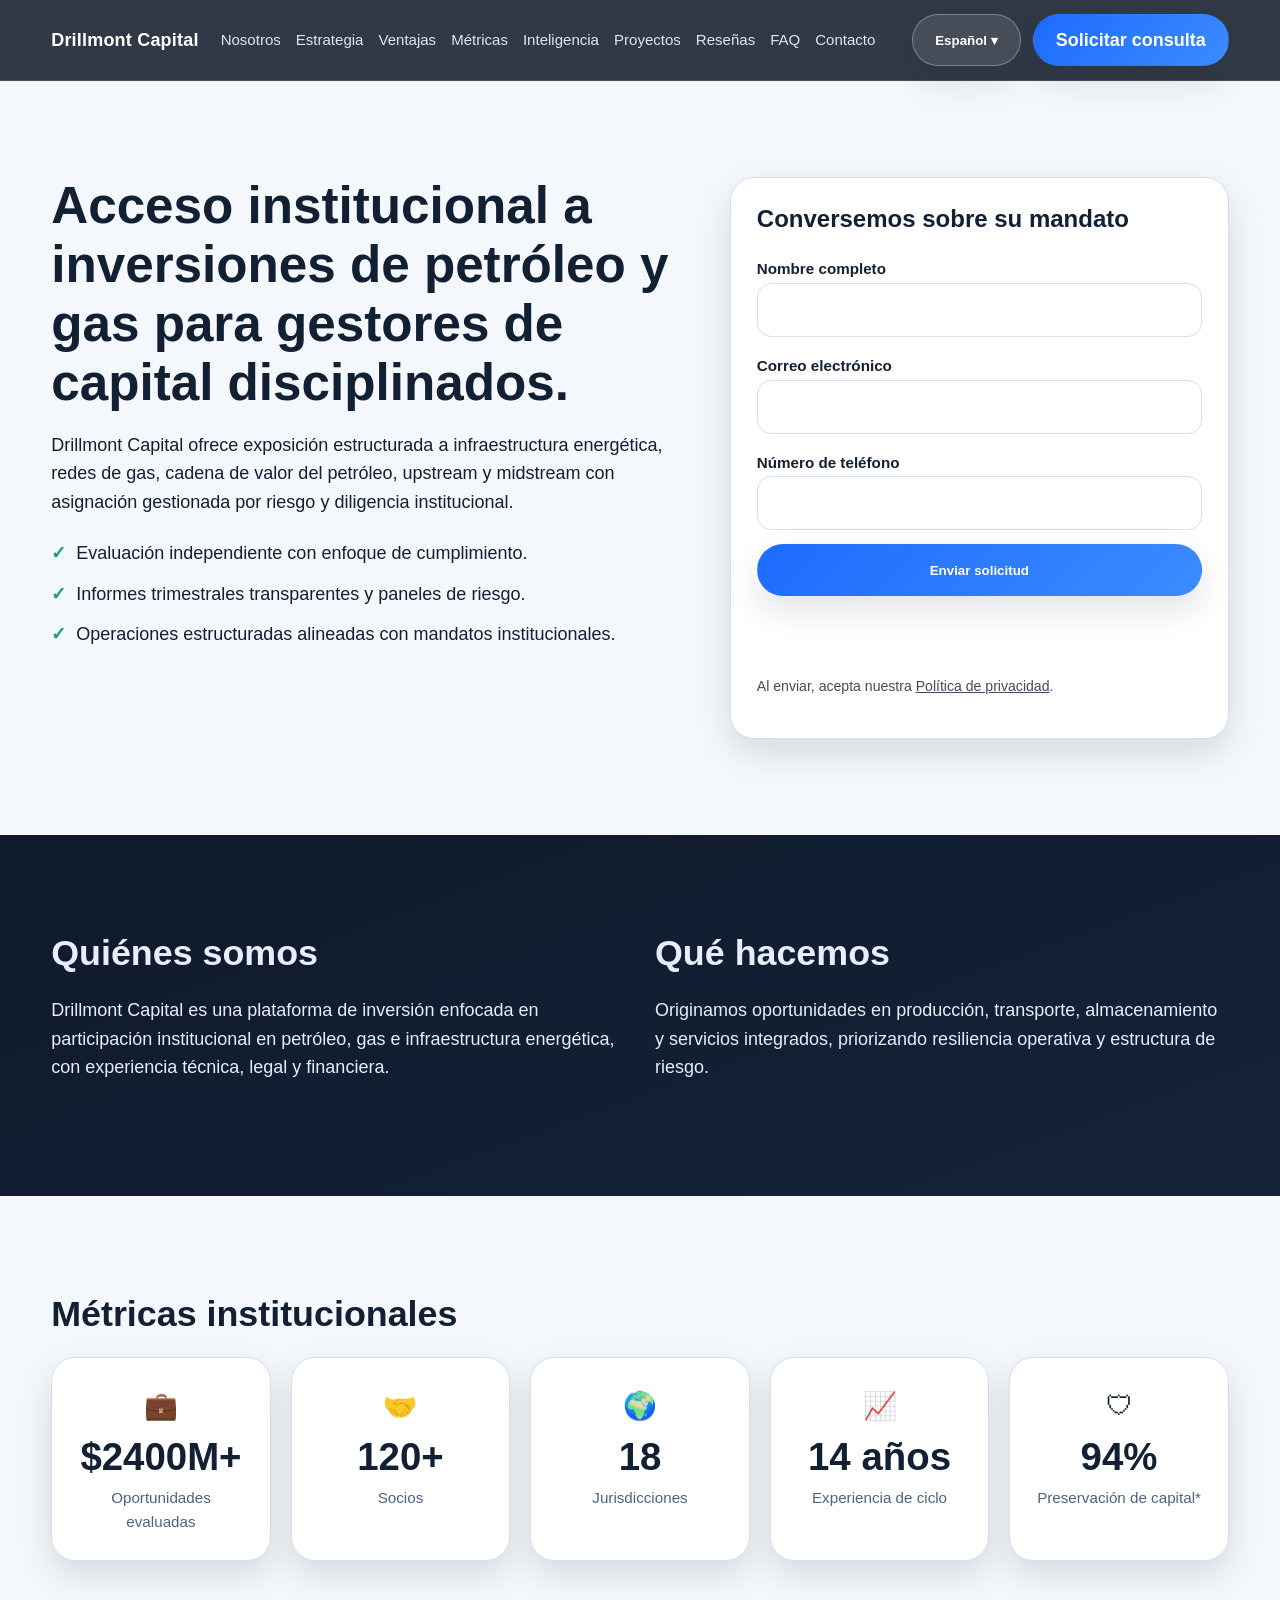
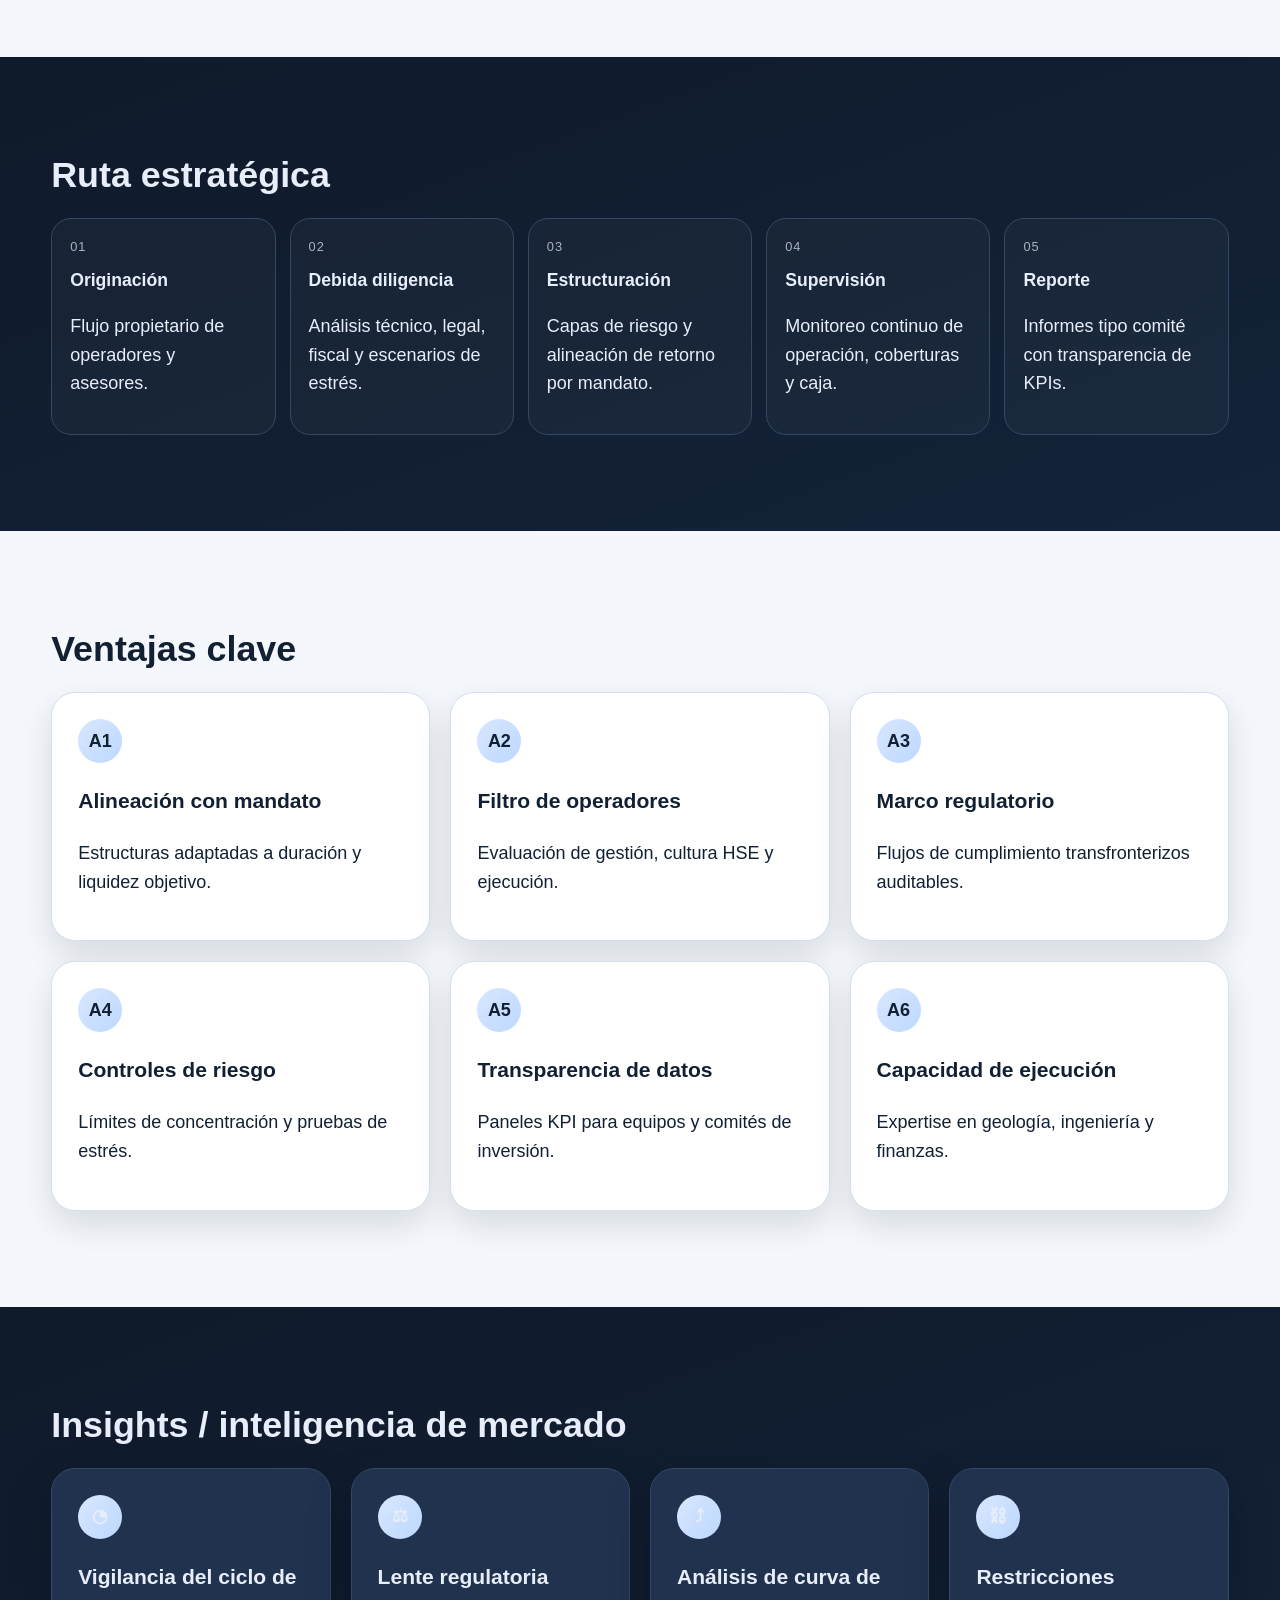
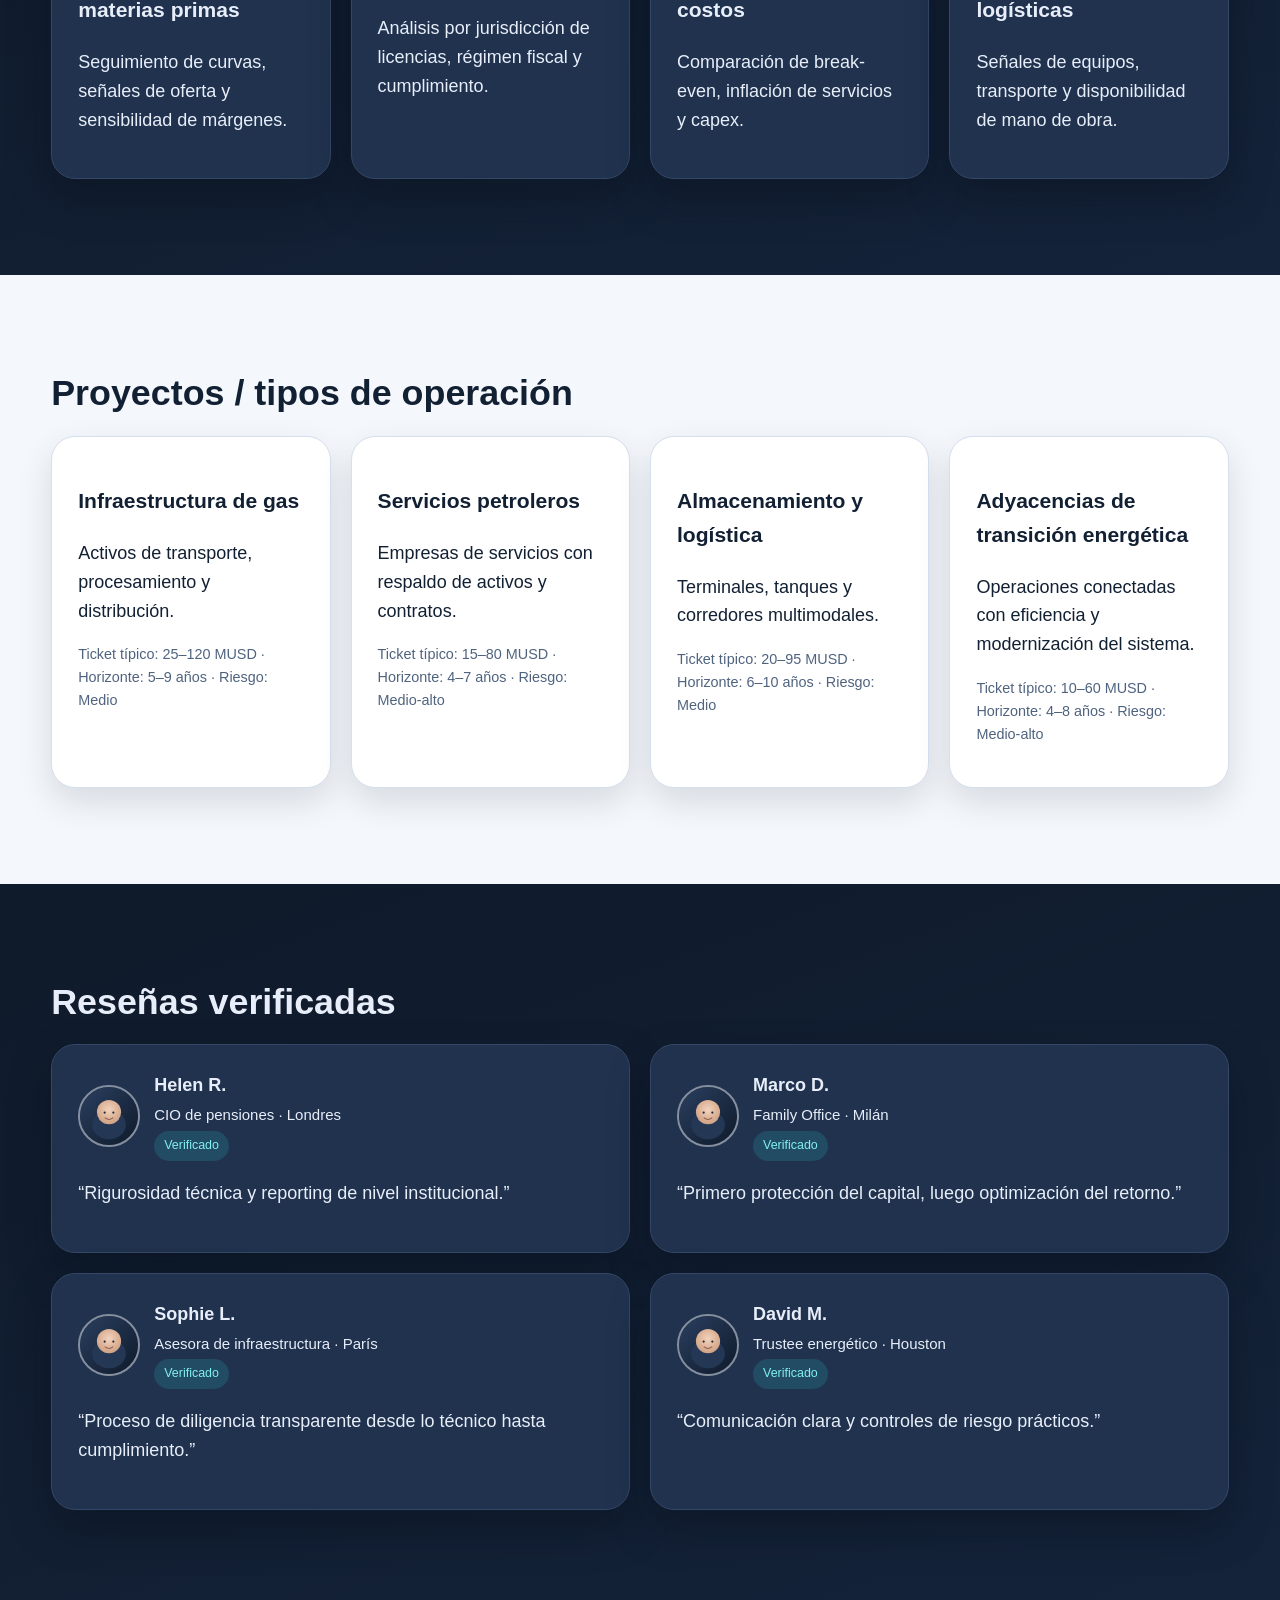
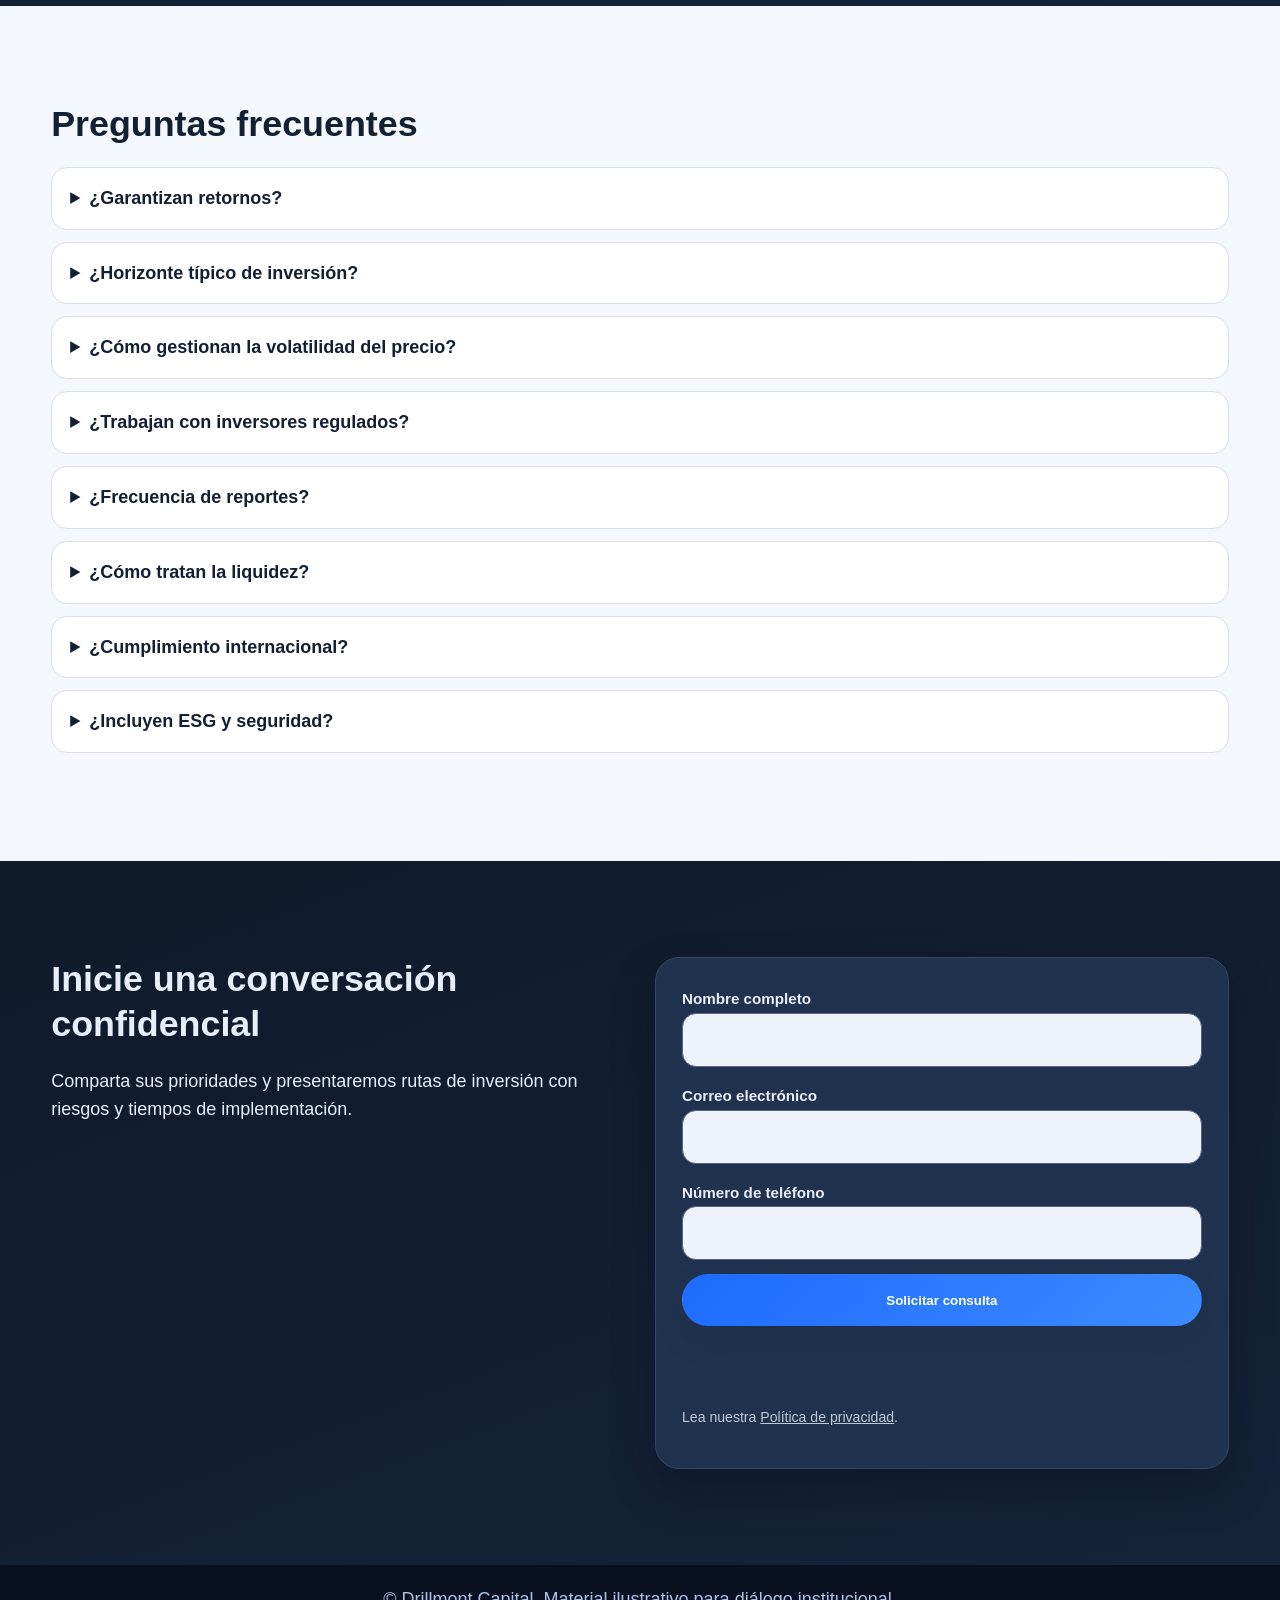
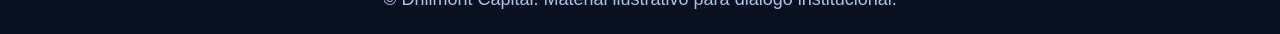
<file: es/index.html>
<!doctype html><html lang="es"><head><meta charset="UTF-8"><meta name="viewport" content="width=device-width, initial-scale=1.0"><meta name="description" content="Drillmont Capital estructura inversiones institucionales en petróleo y gas para infraestructura energética con gestión rigurosa del riesgo."><title>Drillmont Capital | Inversiones institucionales en petróleo y gas</title><link rel="icon" type="image/svg+xml" href="../assets/favicon.svg"><link rel="stylesheet" href="../assets/styles.css"></head><body>
<header class="site-header"><div class="header-inner"><a class="brand" href="#hero">Drillmont Capital</a><nav class="main-nav"><a href="#about">Nosotros</a><a href="#strategy">Estrategia</a><a href="#advantages">Ventajas</a><a href="#metrics">Métricas</a><a href="#insights">Inteligencia</a><a href="#projects">Proyectos</a><a href="#reviews">Reseñas</a><a href="#faq">FAQ</a><a href="#contact">Contacto</a></nav><div class="header-actions"><div class="lang-switch"><button class="lang-toggle" data-lang-toggle>Español ▾</button><div class="lang-menu"><a href="../index.html">English</a><a href="../de/index.html">Deutsch</a><a href="../fr/index.html">Français</a><a href="../es/index.html">Español</a><a href="../it/index.html">Italiano</a></div></div><a href="#contact" class="btn btn-primary">Solicitar consulta</a></div><button class="burger" data-drawer-open>☰</button></div></header>
<div class="drawer-backdrop"></div><aside class="mobile-drawer"><div class="drawer-head"><strong>Drillmont Capital</strong><button class="drawer-close" data-drawer-close>✕</button></div><nav class="mobile-nav"><a href="#about">Nosotros</a><a href="#strategy">Estrategia</a><a href="#advantages">Ventajas</a><a href="#metrics">Métricas</a><a href="#insights">Inteligencia</a><a href="#projects">Proyectos</a><a href="#reviews">Reseñas</a><a href="#faq">FAQ</a><a href="#contact">Contacto</a></nav><div class="lang-switch"><button class="lang-toggle" data-lang-toggle>Español ▾</button><div class="lang-menu"><a href="../index.html">English</a><a href="../de/index.html">Deutsch</a><a href="../fr/index.html">Français</a><a href="../es/index.html">Español</a><a href="../it/index.html">Italiano</a></div></div><p style="margin-top:16px"><a href="#contact" class="btn btn-primary" style="width:100%">Solicitar consulta</a></p></aside>
<main><section id="hero" class="section light hero"><div class="container hero-grid"><div class="reveal"><h1>Acceso institucional a inversiones de petróleo y gas para gestores de capital disciplinados.</h1><p>Drillmont Capital ofrece exposición estructurada a infraestructura energética, redes de gas, cadena de valor del petróleo, upstream y midstream con asignación gestionada por riesgo y diligencia institucional.</p><ul class="trust-list"><li>Evaluación independiente con enfoque de cumplimiento.</li><li>Informes trimestrales transparentes y paneles de riesgo.</li><li>Operaciones estructuradas alineadas con mandatos institucionales.</li></ul></div><div class="card reveal"><h2 style="font-size:1.5rem">Conversemos sobre su mandato</h2><form data-demo-form class="form-grid"><div><label>Nombre completo</label><input required></div><div><label>Correo electrónico</label><input type="email" required></div><div><label>Número de teléfono</label><input type="tel" required></div><button class="btn btn-primary" type="submit">Enviar solicitud</button><div class="form-status"></div><p class="form-note">Al enviar, acepta nuestra <a href="#" data-open-privacy>Política de privacidad</a>.</p></form></div></div></section>
<section id="about" class="section dark"><div class="container about-grid"><div class="reveal"><h2>Quiénes somos</h2><p>Drillmont Capital es una plataforma de inversión enfocada en participación institucional en petróleo, gas e infraestructura energética, con experiencia técnica, legal y financiera.</p></div><div class="reveal"><h2>Qué hacemos</h2><p>Originamos oportunidades en producción, transporte, almacenamiento y servicios integrados, priorizando resiliencia operativa y estructura de riesgo.</p></div></div></section>
<section id="metrics" class="section light"><div class="container"><h2 class="reveal">Métricas institucionales</h2><div class="metrics-grid"><div class="metric card reveal"><div class="icon">💼</div><div class="value" data-counter="24" data-prefix="$" data-suffix="00M+">$0</div><div class="label">Oportunidades evaluadas</div></div><div class="metric card reveal"><div class="icon">🤝</div><div class="value" data-counter="120" data-suffix="+">0</div><div class="label">Socios</div></div><div class="metric card reveal"><div class="icon">🌍</div><div class="value" data-counter="18">0</div><div class="label">Jurisdicciones</div></div><div class="metric card reveal"><div class="icon">📈</div><div class="value" data-counter="14" data-suffix=" años">0</div><div class="label">Experiencia de ciclo</div></div><div class="metric card reveal"><div class="icon">🛡</div><div class="value" data-counter="94" data-suffix="%">0</div><div class="label">Preservación de capital*</div></div></div></div></section>
<section id="strategy" class="section dark"><div class="container"><h2 class="reveal">Ruta estratégica</h2><div class="timeline"><article class="step reveal"><div class="num">01</div><h3>Originación</h3><p>Flujo propietario de operadores y asesores.</p></article><article class="step reveal"><div class="num">02</div><h3>Debida diligencia</h3><p>Análisis técnico, legal, fiscal y escenarios de estrés.</p></article><article class="step reveal"><div class="num">03</div><h3>Estructuración</h3><p>Capas de riesgo y alineación de retorno por mandato.</p></article><article class="step reveal"><div class="num">04</div><h3>Supervisión</h3><p>Monitoreo continuo de operación, coberturas y caja.</p></article><article class="step reveal"><div class="num">05</div><h3>Reporte</h3><p>Informes tipo comité con transparencia de KPIs.</p></article></div></div></section>
<section id="advantages" class="section light"><div class="container"><h2 class="reveal">Ventajas clave</h2><div class="advantages-grid"><article class="card adv-card reveal"><div class="bubble">A1</div><h3>Alineación con mandato</h3><p>Estructuras adaptadas a duración y liquidez objetivo.</p></article><article class="card adv-card reveal"><div class="bubble">A2</div><h3>Filtro de operadores</h3><p>Evaluación de gestión, cultura HSE y ejecución.</p></article><article class="card adv-card reveal"><div class="bubble">A3</div><h3>Marco regulatorio</h3><p>Flujos de cumplimiento transfronterizos auditables.</p></article><article class="card adv-card reveal"><div class="bubble">A4</div><h3>Controles de riesgo</h3><p>Límites de concentración y pruebas de estrés.</p></article><article class="card adv-card reveal"><div class="bubble">A5</div><h3>Transparencia de datos</h3><p>Paneles KPI para equipos y comités de inversión.</p></article><article class="card adv-card reveal"><div class="bubble">A6</div><h3>Capacidad de ejecución</h3><p>Expertise en geología, ingeniería y finanzas.</p></article></div></div></section>
<section id="insights" class="section dark"><div class="container"><h2 class="reveal">Insights / inteligencia de mercado</h2><div class="insights-grid"><article class="card reveal"><div class="insight-badge">◔</div><h3>Vigilancia del ciclo de materias primas</h3><p>Seguimiento de curvas, señales de oferta y sensibilidad de márgenes.</p></article><article class="card reveal"><div class="insight-badge">⚖</div><h3>Lente regulatoria</h3><p>Análisis por jurisdicción de licencias, régimen fiscal y cumplimiento.</p></article><article class="card reveal"><div class="insight-badge">⤴</div><h3>Análisis de curva de costos</h3><p>Comparación de break-even, inflación de servicios y capex.</p></article><article class="card reveal"><div class="insight-badge">⛓</div><h3>Restricciones logísticas</h3><p>Señales de equipos, transporte y disponibilidad de mano de obra.</p></article></div></div></section>
<section id="projects" class="section light"><div class="container"><h2 class="reveal">Proyectos / tipos de operación</h2><div class="projects-grid"><article class="card reveal"><h3>Infraestructura de gas</h3><p>Activos de transporte, procesamiento y distribución.</p><p class="meta-line">Ticket típico: 25–120 MUSD · Horizonte: 5–9 años · Riesgo: Medio</p></article><article class="card reveal"><h3>Servicios petroleros</h3><p>Empresas de servicios con respaldo de activos y contratos.</p><p class="meta-line">Ticket típico: 15–80 MUSD · Horizonte: 4–7 años · Riesgo: Medio-alto</p></article><article class="card reveal"><h3>Almacenamiento y logística</h3><p>Terminales, tanques y corredores multimodales.</p><p class="meta-line">Ticket típico: 20–95 MUSD · Horizonte: 6–10 años · Riesgo: Medio</p></article><article class="card reveal"><h3>Adyacencias de transición energética</h3><p>Operaciones conectadas con eficiencia y modernización del sistema.</p><p class="meta-line">Ticket típico: 10–60 MUSD · Horizonte: 4–8 años · Riesgo: Medio-alto</p></article></div></div></section>
<section id="reviews" class="section dark"><div class="container"><h2 class="reveal">Reseñas verificadas</h2><div class="reviews-grid"><article class="card reveal"><div class="review-head"><img src="../assets/avatars/avatar-1.svg" alt="Avatar"><div><strong>Helen R.</strong><br><small>CIO de pensiones · Londres</small><br><span class="badge">Verificado</span></div></div><p>“Rigurosidad técnica y reporting de nivel institucional.”</p></article><article class="card reveal"><div class="review-head"><img src="../assets/avatars/avatar-2.svg" alt="Avatar"><div><strong>Marco D.</strong><br><small>Family Office · Milán</small><br><span class="badge">Verificado</span></div></div><p>“Primero protección del capital, luego optimización del retorno.”</p></article><article class="card reveal"><div class="review-head"><img src="../assets/avatars/avatar-3.svg" alt="Avatar"><div><strong>Sophie L.</strong><br><small>Asesora de infraestructura · París</small><br><span class="badge">Verificado</span></div></div><p>“Proceso de diligencia transparente desde lo técnico hasta cumplimiento.”</p></article><article class="card reveal"><div class="review-head"><img src="../assets/avatars/avatar-4.svg" alt="Avatar"><div><strong>David M.</strong><br><small>Trustee energético · Houston</small><br><span class="badge">Verificado</span></div></div><p>“Comunicación clara y controles de riesgo prácticos.”</p></article></div></div></section>
<section id="faq" class="section light"><div class="container"><h2 class="reveal">Preguntas frecuentes</h2><div class="faq-list"><details><summary>¿Garantizan retornos?</summary><p>No. Todas las inversiones conllevan riesgo de mercado y operación.</p></details><details><summary>¿Horizonte típico de inversión?</summary><p>Normalmente entre 4 y 10 años según activo y mandato.</p></details><details><summary>¿Cómo gestionan la volatilidad del precio?</summary><p>Con diversificación, análisis de coberturas y supuestos prudentes.</p></details><details><summary>¿Trabajan con inversores regulados?</summary><p>Sí, el marco está diseñado para entidades institucionales reguladas.</p></details><details><summary>¿Frecuencia de reportes?</summary><p>Trimestral y adicional cuando hay eventos relevantes.</p></details><details><summary>¿Cómo tratan la liquidez?</summary><p>Se define una ventana de liquidez al inicio de cada estructura.</p></details><details><summary>¿Cumplimiento internacional?</summary><p>Revisión legal, fiscal y de sanciones antes de cada aprobación.</p></details><details><summary>¿Incluyen ESG y seguridad?</summary><p>Sí, HSE, emisiones y gobernanza son parte del análisis central.</p></details></div></div></section>
<section id="contact" class="section dark"><div class="container contact-grid"><div class="reveal"><h2>Inicie una conversación confidencial</h2><p>Comparta sus prioridades y presentaremos rutas de inversión con riesgos y tiempos de implementación.</p></div><div class="card reveal"><form data-demo-form class="form-grid"><div><label>Nombre completo</label><input required></div><div><label>Correo electrónico</label><input type="email" required></div><div><label>Número de teléfono</label><input type="tel" required></div><button class="btn btn-primary" type="submit">Solicitar consulta</button><div class="form-status"></div><p class="form-note">Lea nuestra <a href="#" data-open-privacy>Política de privacidad</a>.</p></form></div></div></section></main>
<footer class="site-footer">© Drillmont Capital. Material ilustrativo para diálogo institucional.</footer>
<div id="privacy-modal" class="modal"><div class="modal-backdrop" data-close-privacy></div><div class="modal-panel"><button class="modal-close-top" data-close-privacy>✕</button><h2>Política de privacidad</h2><h3>Introducción</h3><p>Drillmont Capital trata datos personales con confidencialidad y responsabilidad.</p><h3>Definiciones</h3><p>Dato personal: información que identifica a una persona; tratamiento: recopilación, almacenamiento y transferencia.</p><h3>Datos recopilados</h3><p>Datos de contacto, rol profesional, comunicaciones y metadatos de uso web.</p><h3>Finalidad</h3><p>Responder consultas, evaluar idoneidad, gestionar relación con inversores y mejorar servicios.</p><h3>Base legal</h3><p>Consentimiento, interés legítimo, necesidad contractual y obligaciones legales.</p><h3>Cookies</h3><p>Podemos usar cookies funcionales y analíticas para mejorar navegación y medir uso agregado.</p><h3>Compartición</h3><p>Solo con proveedores legales, de cumplimiento o técnicos bajo acuerdos de confidencialidad.</p><h3>Retención</h3><p>Conservamos datos solo durante el periodo necesario por razones operativas y legales.</p><h3>Seguridad</h3><p>Aplicamos controles de acceso y salvaguardas técnicas y organizativas.</p><h3>Derechos</h3><p>Puede solicitar acceso, rectificación, supresión, limitación o portabilidad conforme a la ley.</p><h3>Transferencias internacionales</h3><p>En transferencias transfronterizas aplicamos garantías contractuales y evaluación de riesgos.</p><h3>Divulgación de riesgos</h3><p>Las inversiones en petróleo y gas implican riesgos de precio de materias primas, geopolítica, regulación y ejecución.</p><p><button class="btn btn-secondary" data-close-privacy type="button">Cerrar</button></p></div></div>
<script src="../assets/main.js"></script></body></html>
</file>
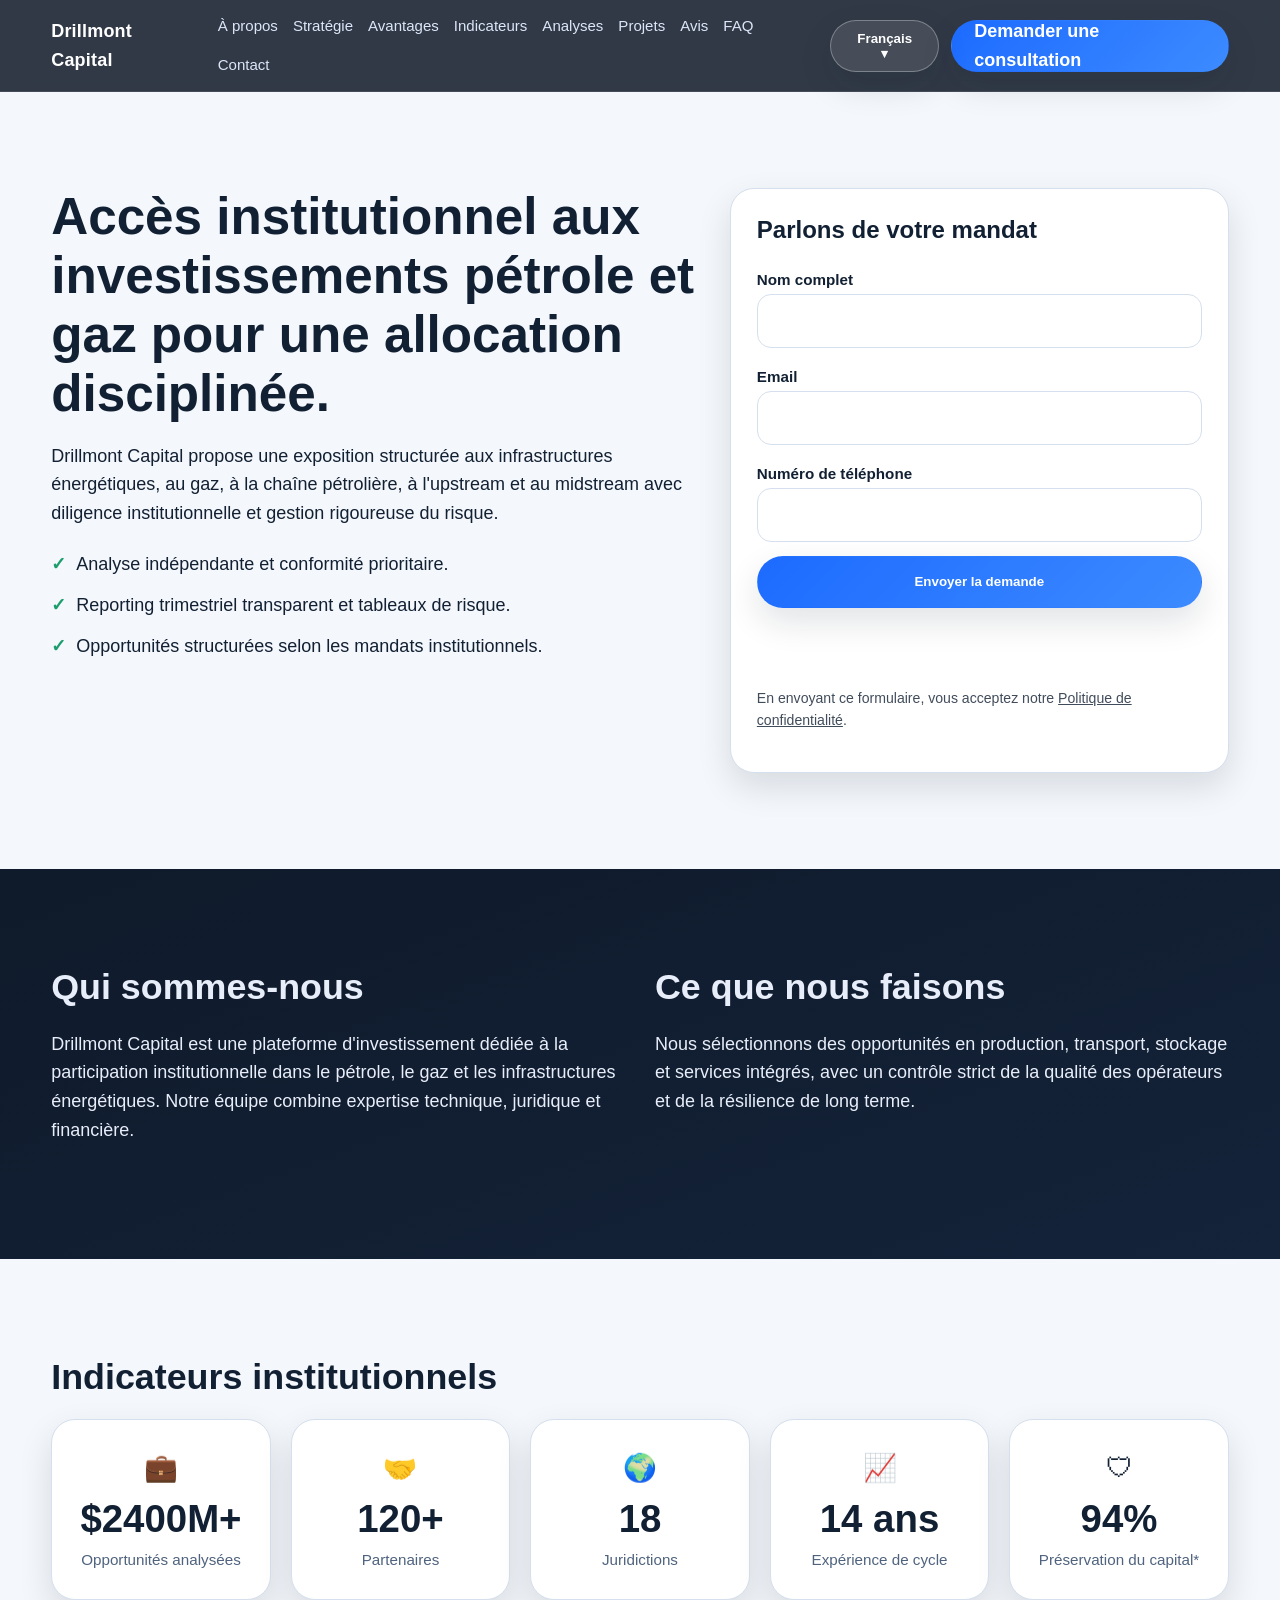
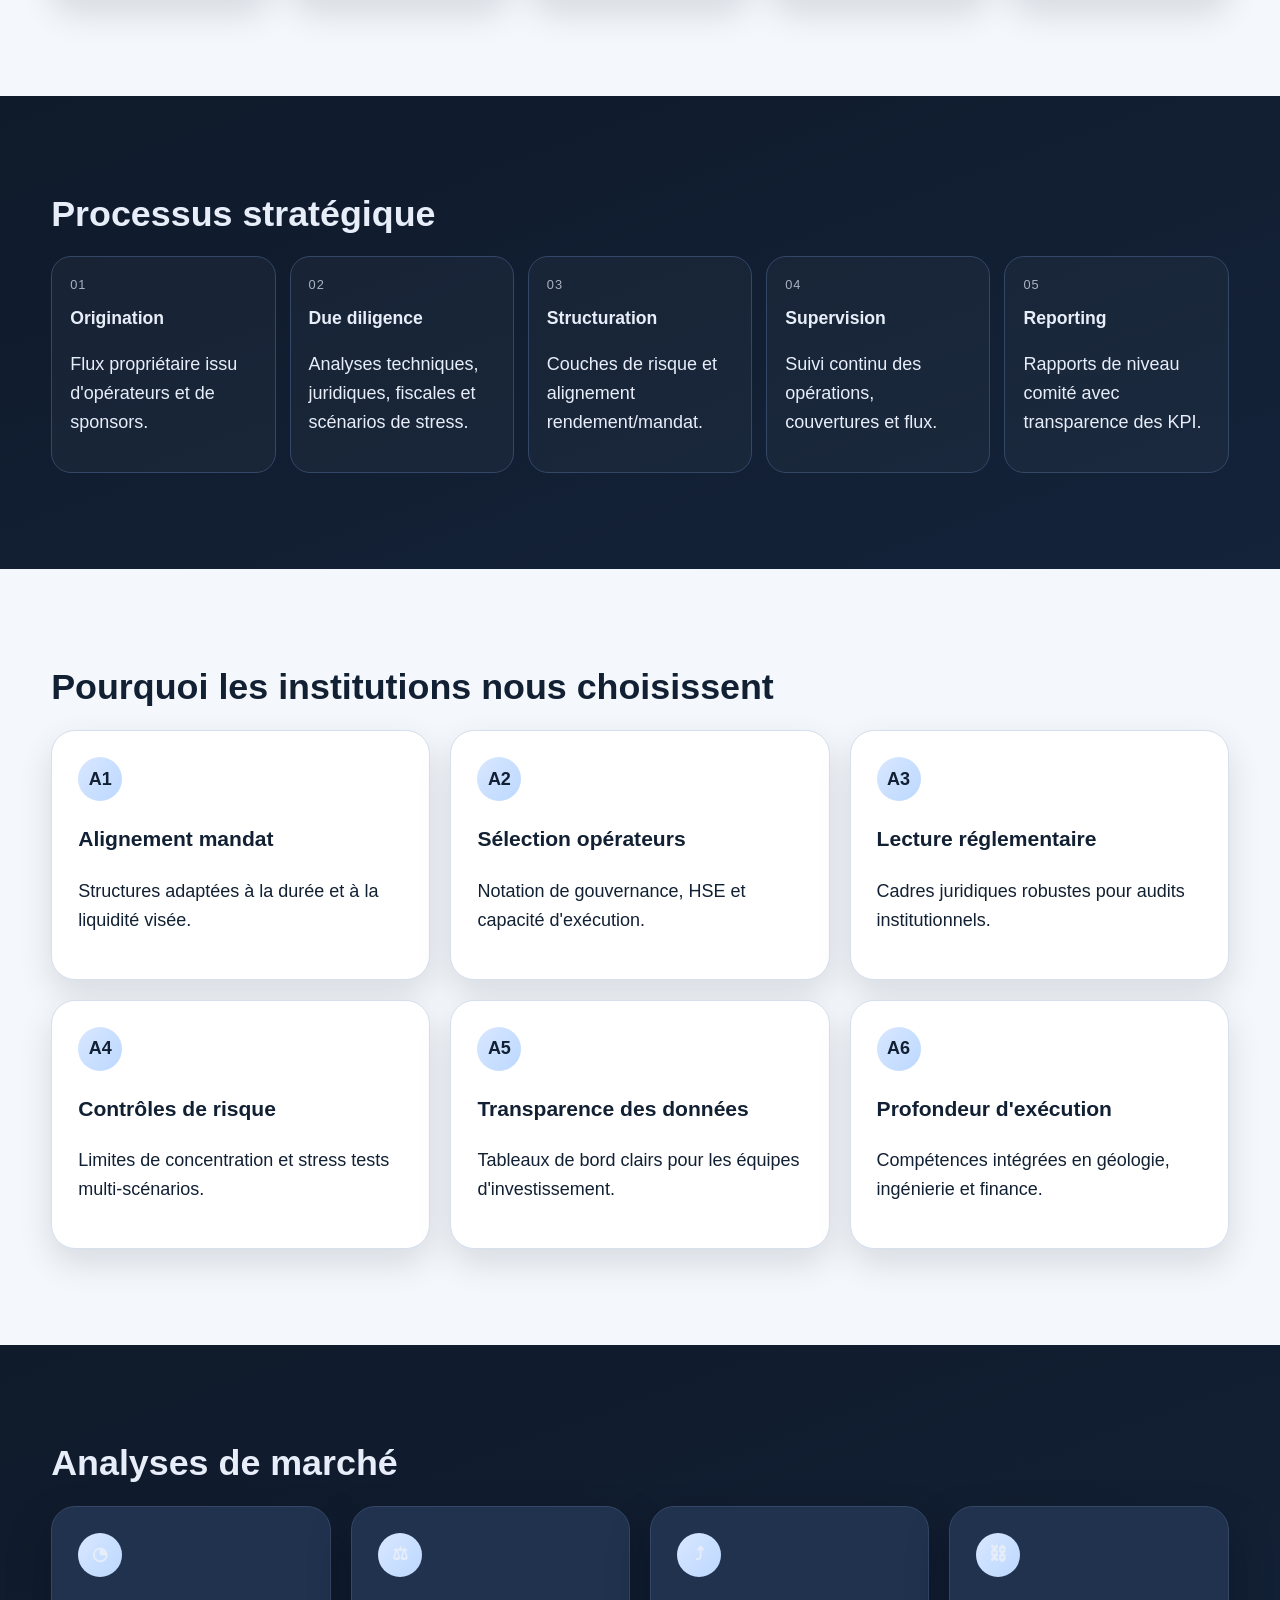
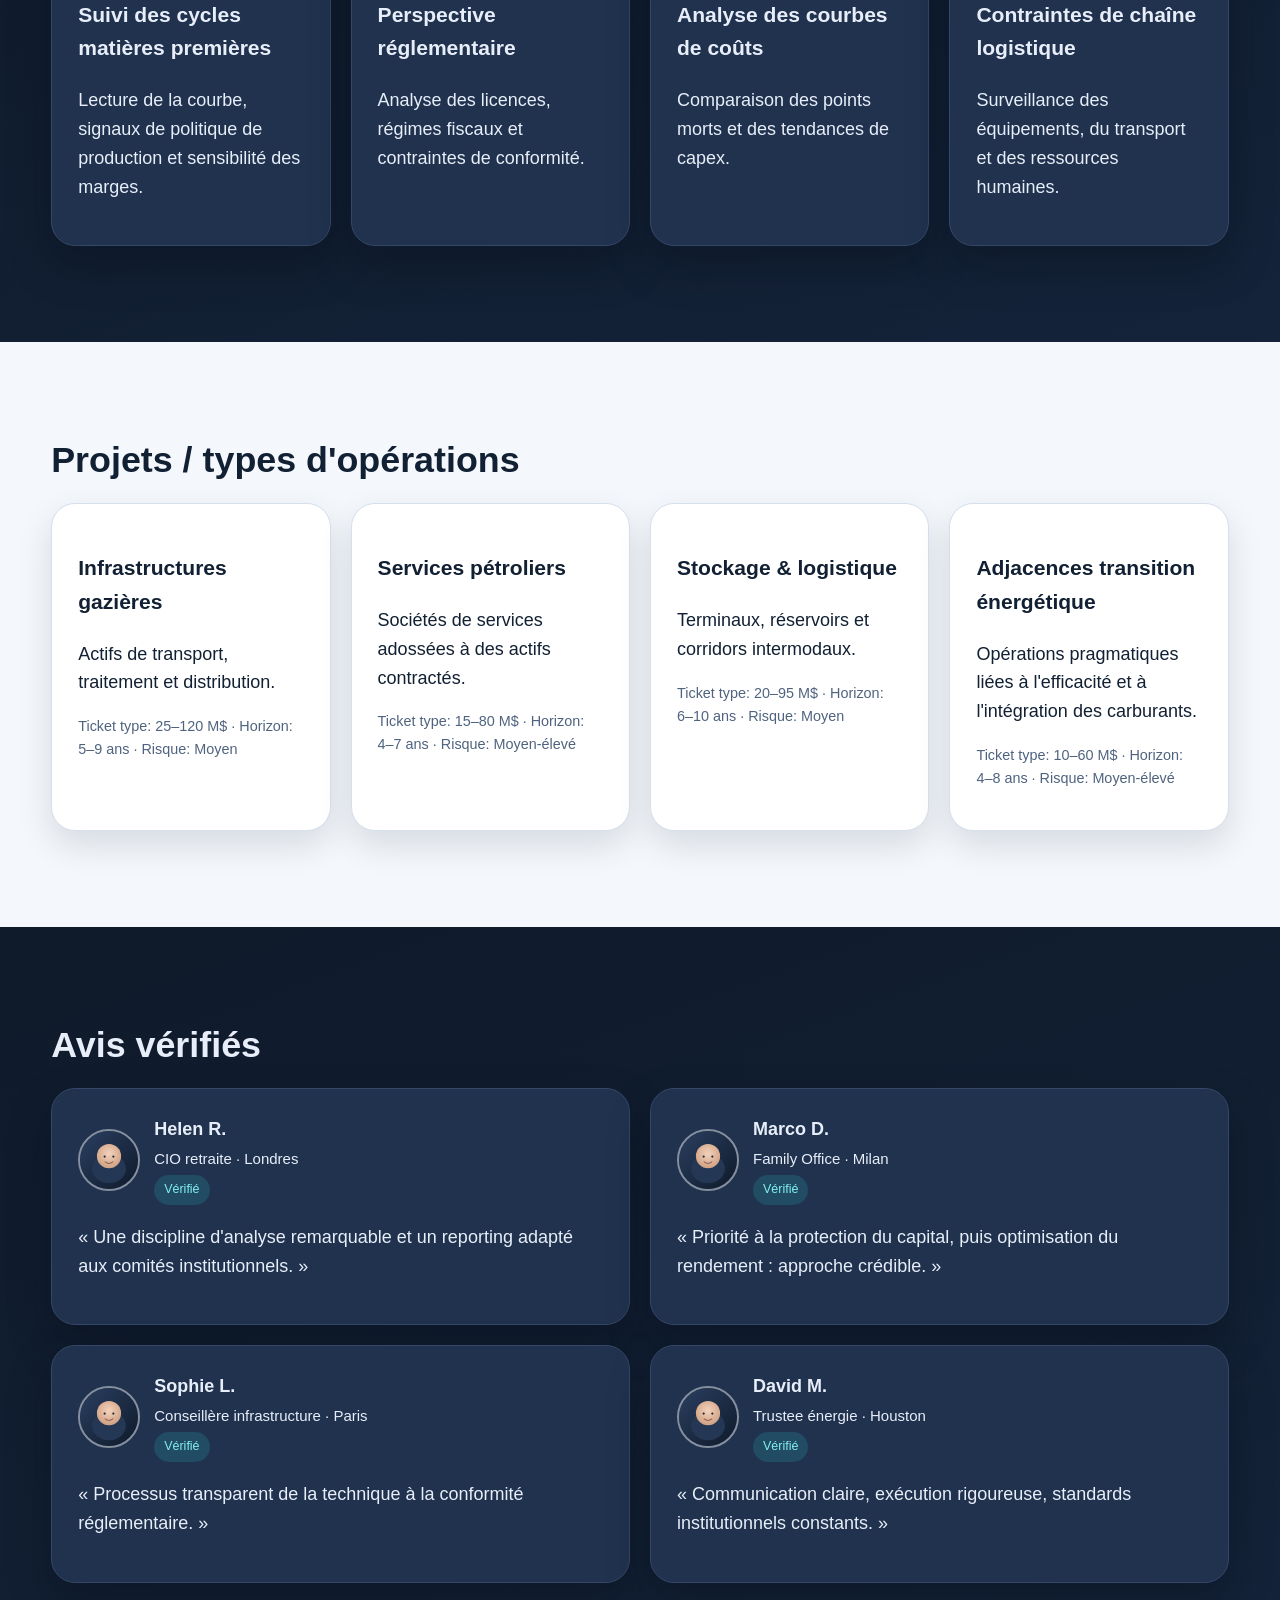
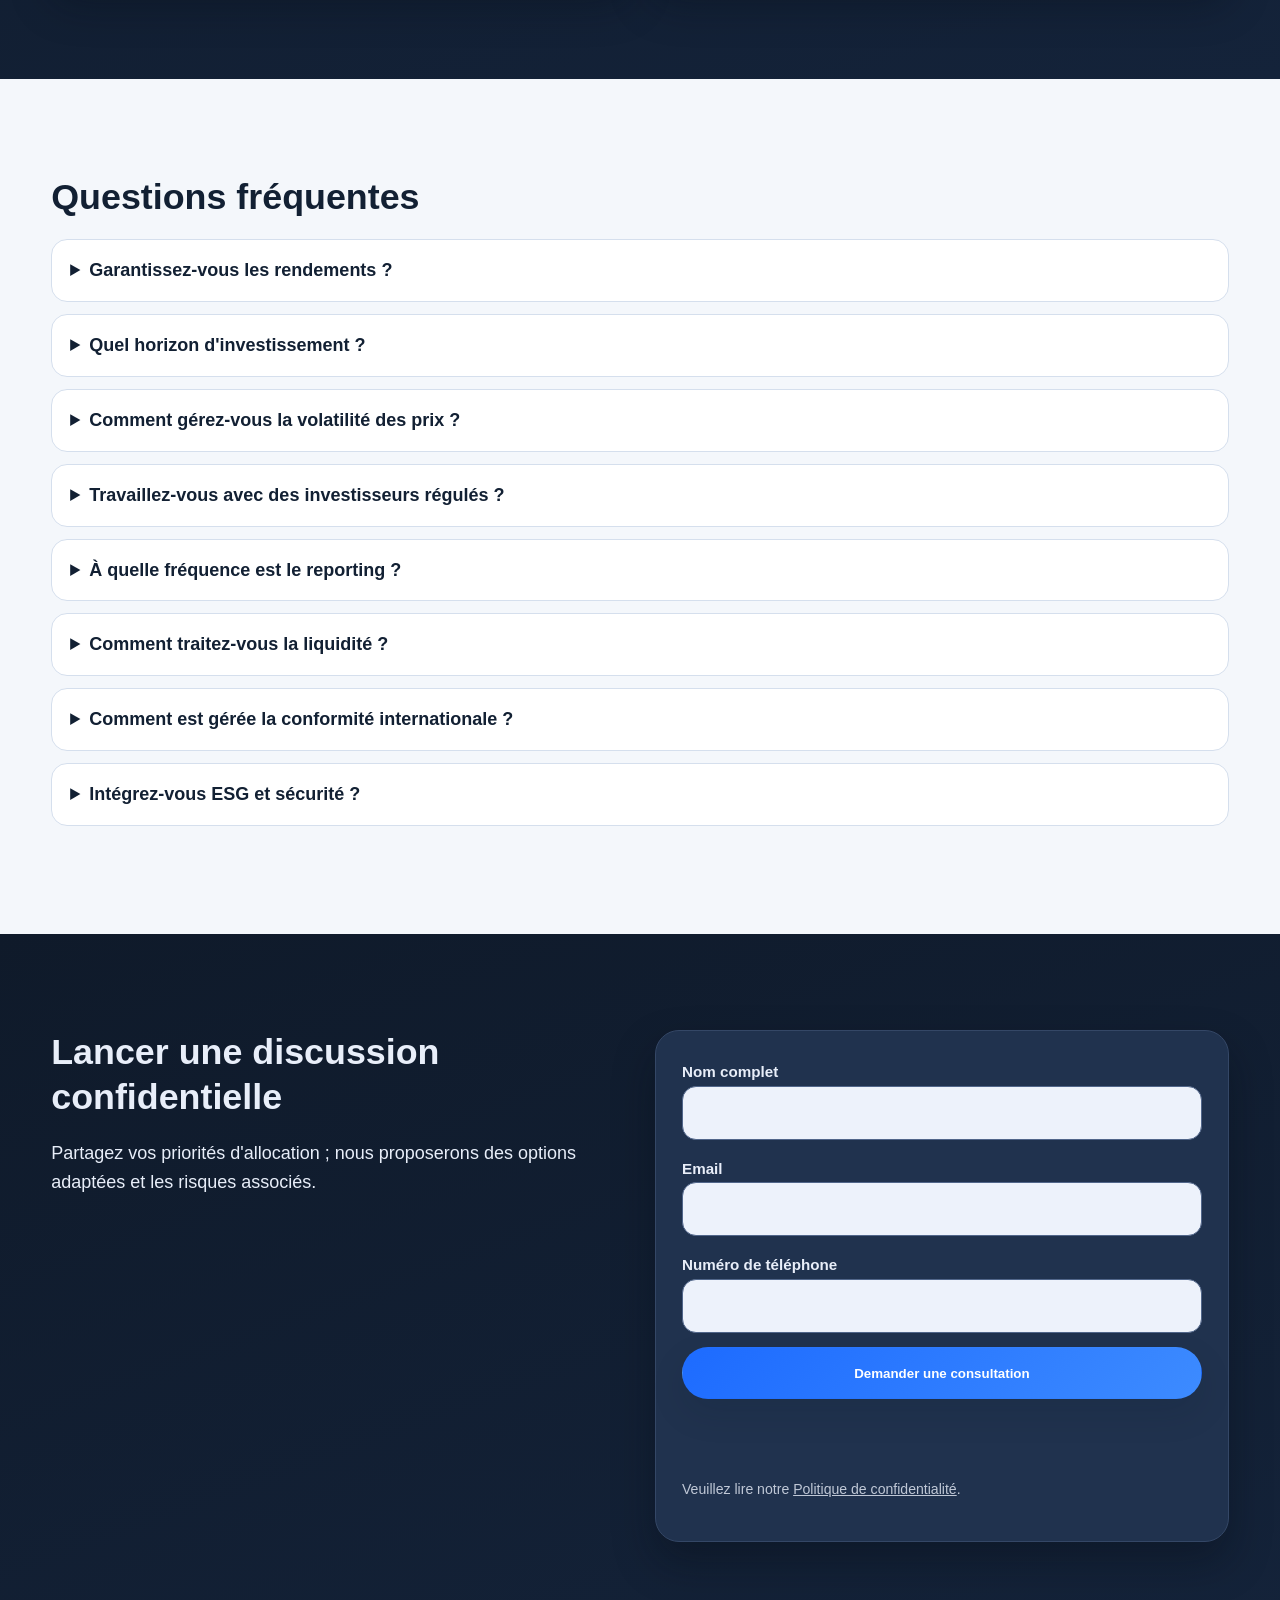
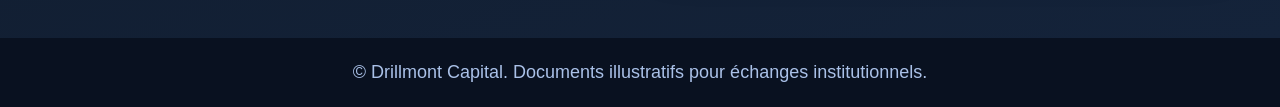
<file: fr/index.html>
<!doctype html><html lang="fr"><head><meta charset="UTF-8"><meta name="viewport" content="width=device-width, initial-scale=1.0"><meta name="description" content="Drillmont Capital structure des investissements institutionnels pétroliers et gaziers dans les infrastructures énergétiques, avec allocation maîtrisée du risque."><title>Drillmont Capital | Investissements institutionnels pétrole et gaz</title><link rel="icon" type="image/svg+xml" href="../assets/favicon.svg"><link rel="stylesheet" href="../assets/styles.css"></head><body>
<header class="site-header"><div class="header-inner"><a class="brand" href="#hero">Drillmont Capital</a><nav class="main-nav"><a href="#about">À propos</a><a href="#strategy">Stratégie</a><a href="#advantages">Avantages</a><a href="#metrics">Indicateurs</a><a href="#insights">Analyses</a><a href="#projects">Projets</a><a href="#reviews">Avis</a><a href="#faq">FAQ</a><a href="#contact">Contact</a></nav><div class="header-actions"><div class="lang-switch"><button class="lang-toggle" data-lang-toggle>Français ▾</button><div class="lang-menu"><a href="../index.html">English</a><a href="../de/index.html">Deutsch</a><a href="../fr/index.html">Français</a><a href="../es/index.html">Español</a><a href="../it/index.html">Italiano</a></div></div><a href="#contact" class="btn btn-primary">Demander une consultation</a></div><button class="burger" data-drawer-open>☰</button></div></header>
<div class="drawer-backdrop"></div><aside class="mobile-drawer"><div class="drawer-head"><strong>Drillmont Capital</strong><button class="drawer-close" data-drawer-close>✕</button></div><nav class="mobile-nav"><a href="#about">À propos</a><a href="#strategy">Stratégie</a><a href="#advantages">Avantages</a><a href="#metrics">Indicateurs</a><a href="#insights">Analyses</a><a href="#projects">Projets</a><a href="#reviews">Avis</a><a href="#faq">FAQ</a><a href="#contact">Contact</a></nav><div class="lang-switch"><button class="lang-toggle" data-lang-toggle>Français ▾</button><div class="lang-menu"><a href="../index.html">English</a><a href="../de/index.html">Deutsch</a><a href="../fr/index.html">Français</a><a href="../es/index.html">Español</a><a href="../it/index.html">Italiano</a></div></div><p style="margin-top:16px"><a href="#contact" class="btn btn-primary" style="width:100%">Demander une consultation</a></p></aside>
<main><section id="hero" class="section light hero"><div class="container hero-grid"><div class="reveal"><h1>Accès institutionnel aux investissements pétrole et gaz pour une allocation disciplinée.</h1><p>Drillmont Capital propose une exposition structurée aux infrastructures énergétiques, au gaz, à la chaîne pétrolière, à l'upstream et au midstream avec diligence institutionnelle et gestion rigoureuse du risque.</p><ul class="trust-list"><li>Analyse indépendante et conformité prioritaire.</li><li>Reporting trimestriel transparent et tableaux de risque.</li><li>Opportunités structurées selon les mandats institutionnels.</li></ul></div><div class="card reveal"><h2 style="font-size:1.5rem">Parlons de votre mandat</h2><form data-demo-form class="form-grid"><div><label>Nom complet</label><input required></div><div><label>Email</label><input type="email" required></div><div><label>Numéro de téléphone</label><input type="tel" required></div><button class="btn btn-primary" type="submit">Envoyer la demande</button><div class="form-status"></div><p class="form-note">En envoyant ce formulaire, vous acceptez notre <a href="#" data-open-privacy>Politique de confidentialité</a>.</p></form></div></div></section>
<section id="about" class="section dark"><div class="container about-grid"><div class="reveal"><h2>Qui sommes-nous</h2><p>Drillmont Capital est une plateforme d'investissement dédiée à la participation institutionnelle dans le pétrole, le gaz et les infrastructures énergétiques. Notre équipe combine expertise technique, juridique et financière.</p></div><div class="reveal"><h2>Ce que nous faisons</h2><p>Nous sélectionnons des opportunités en production, transport, stockage et services intégrés, avec un contrôle strict de la qualité des opérateurs et de la résilience de long terme.</p></div></div></section>
<section id="metrics" class="section light"><div class="container"><h2 class="reveal">Indicateurs institutionnels</h2><div class="metrics-grid"><div class="metric card reveal"><div class="icon">💼</div><div class="value" data-counter="24" data-prefix="$" data-suffix="00M+">$0</div><div class="label">Opportunités analysées</div></div><div class="metric card reveal"><div class="icon">🤝</div><div class="value" data-counter="120" data-suffix="+">0</div><div class="label">Partenaires</div></div><div class="metric card reveal"><div class="icon">🌍</div><div class="value" data-counter="18">0</div><div class="label">Juridictions</div></div><div class="metric card reveal"><div class="icon">📈</div><div class="value" data-counter="14" data-suffix=" ans">0</div><div class="label">Expérience de cycle</div></div><div class="metric card reveal"><div class="icon">🛡</div><div class="value" data-counter="94" data-suffix="%">0</div><div class="label">Préservation du capital*</div></div></div></div></section>
<section id="strategy" class="section dark"><div class="container"><h2 class="reveal">Processus stratégique</h2><div class="timeline"><article class="step reveal"><div class="num">01</div><h3>Origination</h3><p>Flux propriétaire issu d'opérateurs et de sponsors.</p></article><article class="step reveal"><div class="num">02</div><h3>Due diligence</h3><p>Analyses techniques, juridiques, fiscales et scénarios de stress.</p></article><article class="step reveal"><div class="num">03</div><h3>Structuration</h3><p>Couches de risque et alignement rendement/mandat.</p></article><article class="step reveal"><div class="num">04</div><h3>Supervision</h3><p>Suivi continu des opérations, couvertures et flux.</p></article><article class="step reveal"><div class="num">05</div><h3>Reporting</h3><p>Rapports de niveau comité avec transparence des KPI.</p></article></div></div></section>
<section id="advantages" class="section light"><div class="container"><h2 class="reveal">Pourquoi les institutions nous choisissent</h2><div class="advantages-grid"><article class="card adv-card reveal"><div class="bubble">A1</div><h3>Alignement mandat</h3><p>Structures adaptées à la durée et à la liquidité visée.</p></article><article class="card adv-card reveal"><div class="bubble">A2</div><h3>Sélection opérateurs</h3><p>Notation de gouvernance, HSE et capacité d'exécution.</p></article><article class="card adv-card reveal"><div class="bubble">A3</div><h3>Lecture réglementaire</h3><p>Cadres juridiques robustes pour audits institutionnels.</p></article><article class="card adv-card reveal"><div class="bubble">A4</div><h3>Contrôles de risque</h3><p>Limites de concentration et stress tests multi-scénarios.</p></article><article class="card adv-card reveal"><div class="bubble">A5</div><h3>Transparence des données</h3><p>Tableaux de bord clairs pour les équipes d'investissement.</p></article><article class="card adv-card reveal"><div class="bubble">A6</div><h3>Profondeur d'exécution</h3><p>Compétences intégrées en géologie, ingénierie et finance.</p></article></div></div></section>
<section id="insights" class="section dark"><div class="container"><h2 class="reveal">Analyses de marché</h2><div class="insights-grid"><article class="card reveal"><div class="insight-badge">◔</div><h3>Suivi des cycles matières premières</h3><p>Lecture de la courbe, signaux de politique de production et sensibilité des marges.</p></article><article class="card reveal"><div class="insight-badge">⚖</div><h3>Perspective réglementaire</h3><p>Analyse des licences, régimes fiscaux et contraintes de conformité.</p></article><article class="card reveal"><div class="insight-badge">⤴</div><h3>Analyse des courbes de coûts</h3><p>Comparaison des points morts et des tendances de capex.</p></article><article class="card reveal"><div class="insight-badge">⛓</div><h3>Contraintes de chaîne logistique</h3><p>Surveillance des équipements, du transport et des ressources humaines.</p></article></div></div></section>
<section id="projects" class="section light"><div class="container"><h2 class="reveal">Projets / types d'opérations</h2><div class="projects-grid"><article class="card reveal"><h3>Infrastructures gazières</h3><p>Actifs de transport, traitement et distribution.</p><p class="meta-line">Ticket type: 25–120 M$ · Horizon: 5–9 ans · Risque: Moyen</p></article><article class="card reveal"><h3>Services pétroliers</h3><p>Sociétés de services adossées à des actifs contractés.</p><p class="meta-line">Ticket type: 15–80 M$ · Horizon: 4–7 ans · Risque: Moyen-élevé</p></article><article class="card reveal"><h3>Stockage & logistique</h3><p>Terminaux, réservoirs et corridors intermodaux.</p><p class="meta-line">Ticket type: 20–95 M$ · Horizon: 6–10 ans · Risque: Moyen</p></article><article class="card reveal"><h3>Adjacences transition énergétique</h3><p>Opérations pragmatiques liées à l'efficacité et à l'intégration des carburants.</p><p class="meta-line">Ticket type: 10–60 M$ · Horizon: 4–8 ans · Risque: Moyen-élevé</p></article></div></div></section>
<section id="reviews" class="section dark"><div class="container"><h2 class="reveal">Avis vérifiés</h2><div class="reviews-grid"><article class="card reveal"><div class="review-head"><img src="../assets/avatars/avatar-1.svg" alt="Avatar"><div><strong>Helen R.</strong><br><small>CIO retraite · Londres</small><br><span class="badge">Vérifié</span></div></div><p>« Une discipline d'analyse remarquable et un reporting adapté aux comités institutionnels. »</p></article><article class="card reveal"><div class="review-head"><img src="../assets/avatars/avatar-2.svg" alt="Avatar"><div><strong>Marco D.</strong><br><small>Family Office · Milan</small><br><span class="badge">Vérifié</span></div></div><p>« Priorité à la protection du capital, puis optimisation du rendement : approche crédible. »</p></article><article class="card reveal"><div class="review-head"><img src="../assets/avatars/avatar-3.svg" alt="Avatar"><div><strong>Sophie L.</strong><br><small>Conseillère infrastructure · Paris</small><br><span class="badge">Vérifié</span></div></div><p>« Processus transparent de la technique à la conformité réglementaire. »</p></article><article class="card reveal"><div class="review-head"><img src="../assets/avatars/avatar-4.svg" alt="Avatar"><div><strong>David M.</strong><br><small>Trustee énergie · Houston</small><br><span class="badge">Vérifié</span></div></div><p>« Communication claire, exécution rigoureuse, standards institutionnels constants. »</p></article></div></div></section>
<section id="faq" class="section light"><div class="container"><h2 class="reveal">Questions fréquentes</h2><div class="faq-list"><details><summary>Garantissez-vous les rendements ?</summary><p>Non. Aucun rendement n'est garanti, chaque investissement comporte des risques.</p></details><details><summary>Quel horizon d'investissement ?</summary><p>Généralement de 4 à 10 ans selon les actifs et la liquidité du mandat.</p></details><details><summary>Comment gérez-vous la volatilité des prix ?</summary><p>Par diversification, analyse des couvertures et hypothèses prudentes.</p></details><details><summary>Travaillez-vous avec des investisseurs régulés ?</summary><p>Oui, notre cadre est conçu pour les institutions régulées.</p></details><details><summary>À quelle fréquence est le reporting ?</summary><p>Trimestriel, avec mises à jour en cas d'événement matériel.</p></details><details><summary>Comment traitez-vous la liquidité ?</summary><p>Les fenêtres de liquidité sont définies en amont avec le mandat.</p></details><details><summary>Comment est gérée la conformité internationale ?</summary><p>Contrôles juridiques, fiscaux et sanctions avant toute approbation.</p></details><details><summary>Intégrez-vous ESG et sécurité ?</summary><p>Oui, HSE, intensité d'émission et gouvernance sont des critères clés.</p></details></div></div></section>
<section id="contact" class="section dark"><div class="container contact-grid"><div class="reveal"><h2>Lancer une discussion confidentielle</h2><p>Partagez vos priorités d'allocation ; nous proposerons des options adaptées et les risques associés.</p></div><div class="card reveal"><form data-demo-form class="form-grid"><div><label>Nom complet</label><input required></div><div><label>Email</label><input type="email" required></div><div><label>Numéro de téléphone</label><input type="tel" required></div><button class="btn btn-primary" type="submit">Demander une consultation</button><div class="form-status"></div><p class="form-note">Veuillez lire notre <a href="#" data-open-privacy>Politique de confidentialité</a>.</p></form></div></div></section></main>
<footer class="site-footer">© Drillmont Capital. Documents illustratifs pour échanges institutionnels.</footer>
<div id="privacy-modal" class="modal"><div class="modal-backdrop" data-close-privacy></div><div class="modal-panel"><button class="modal-close-top" data-close-privacy>✕</button><h2>Politique de confidentialité</h2><h3>Introduction</h3><p>Drillmont Capital traite les données personnelles de manière responsable et confidentielle.</p><h3>Définitions</h3><p>Les données personnelles identifient une personne ; le traitement inclut collecte, stockage et transfert.</p><h3>Données collectées</h3><p>Données de contact, fonction professionnelle, échanges et métadonnées d'utilisation du site.</p><h3>Finalité</h3><p>Répondre aux demandes, évaluer l'adéquation, gérer la relation investisseur et améliorer les services.</p><h3>Base légale</h3><p>Consentement, intérêt légitime, nécessité contractuelle et obligations légales.</p><h3>Cookies</h3><p>Cookies fonctionnels et analytiques pour améliorer l'expérience et mesurer l'usage agrégé.</p><h3>Partage</h3><p>Partage limité aux prestataires juridiques, conformité ou techniques sous obligations contractuelles.</p><h3>Conservation</h3><p>Conservation limitée à la durée nécessaire aux obligations opérationnelles et légales.</p><h3>Sécurité</h3><p>Contrôles d'accès, mesures organisationnelles et révisions de sécurité régulières.</p><h3>Droits</h3><p>Droit d'accès, de rectification, d'effacement, de limitation et de portabilité selon la loi.</p><h3>Transferts internationaux</h3><p>Des garanties contractuelles sont appliquées en cas de transfert transfrontalier.</p><h3>Information sur les risques</h3><p>Les investissements pétrole et gaz comportent des risques liés aux prix des matières premières, à la géopolitique, à la réglementation et à l'exécution.</p><p><button class="btn btn-secondary" data-close-privacy type="button">Fermer</button></p></div></div>
<script src="../assets/main.js"></script></body></html>
</file>
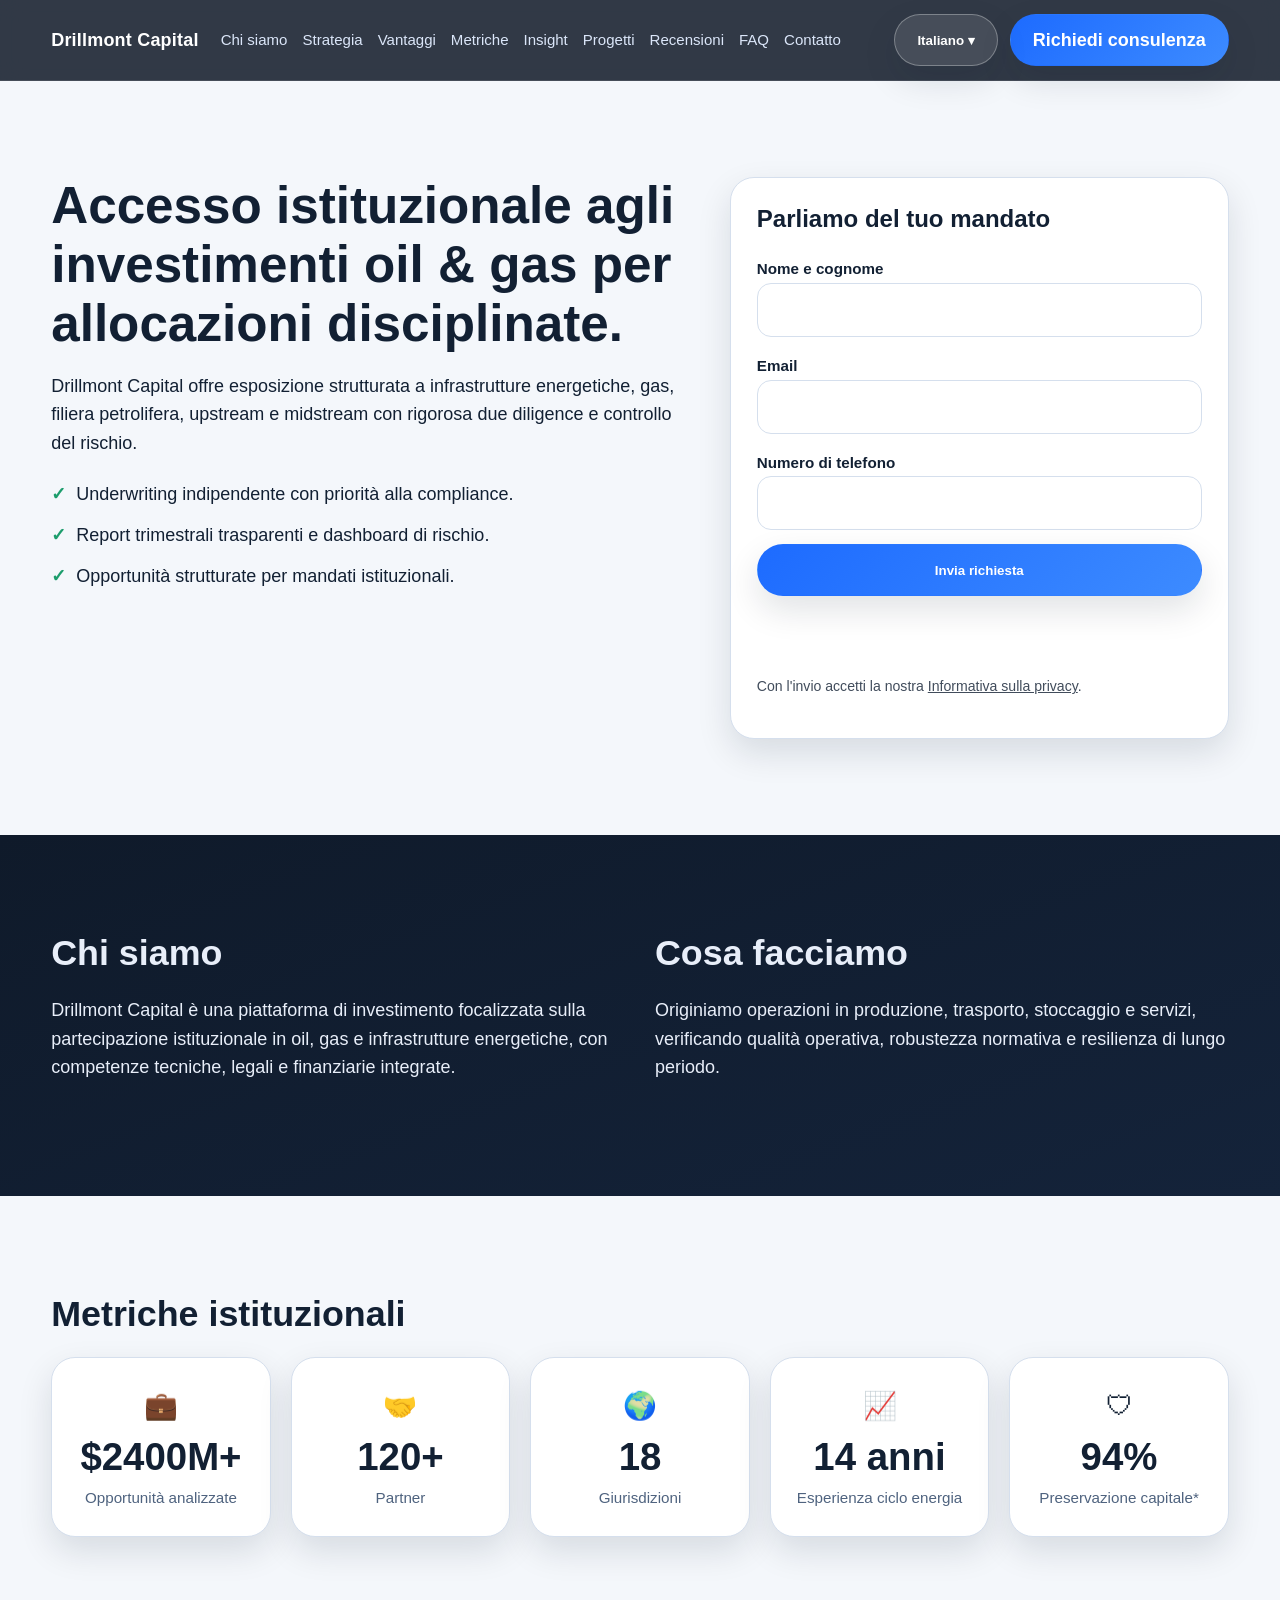
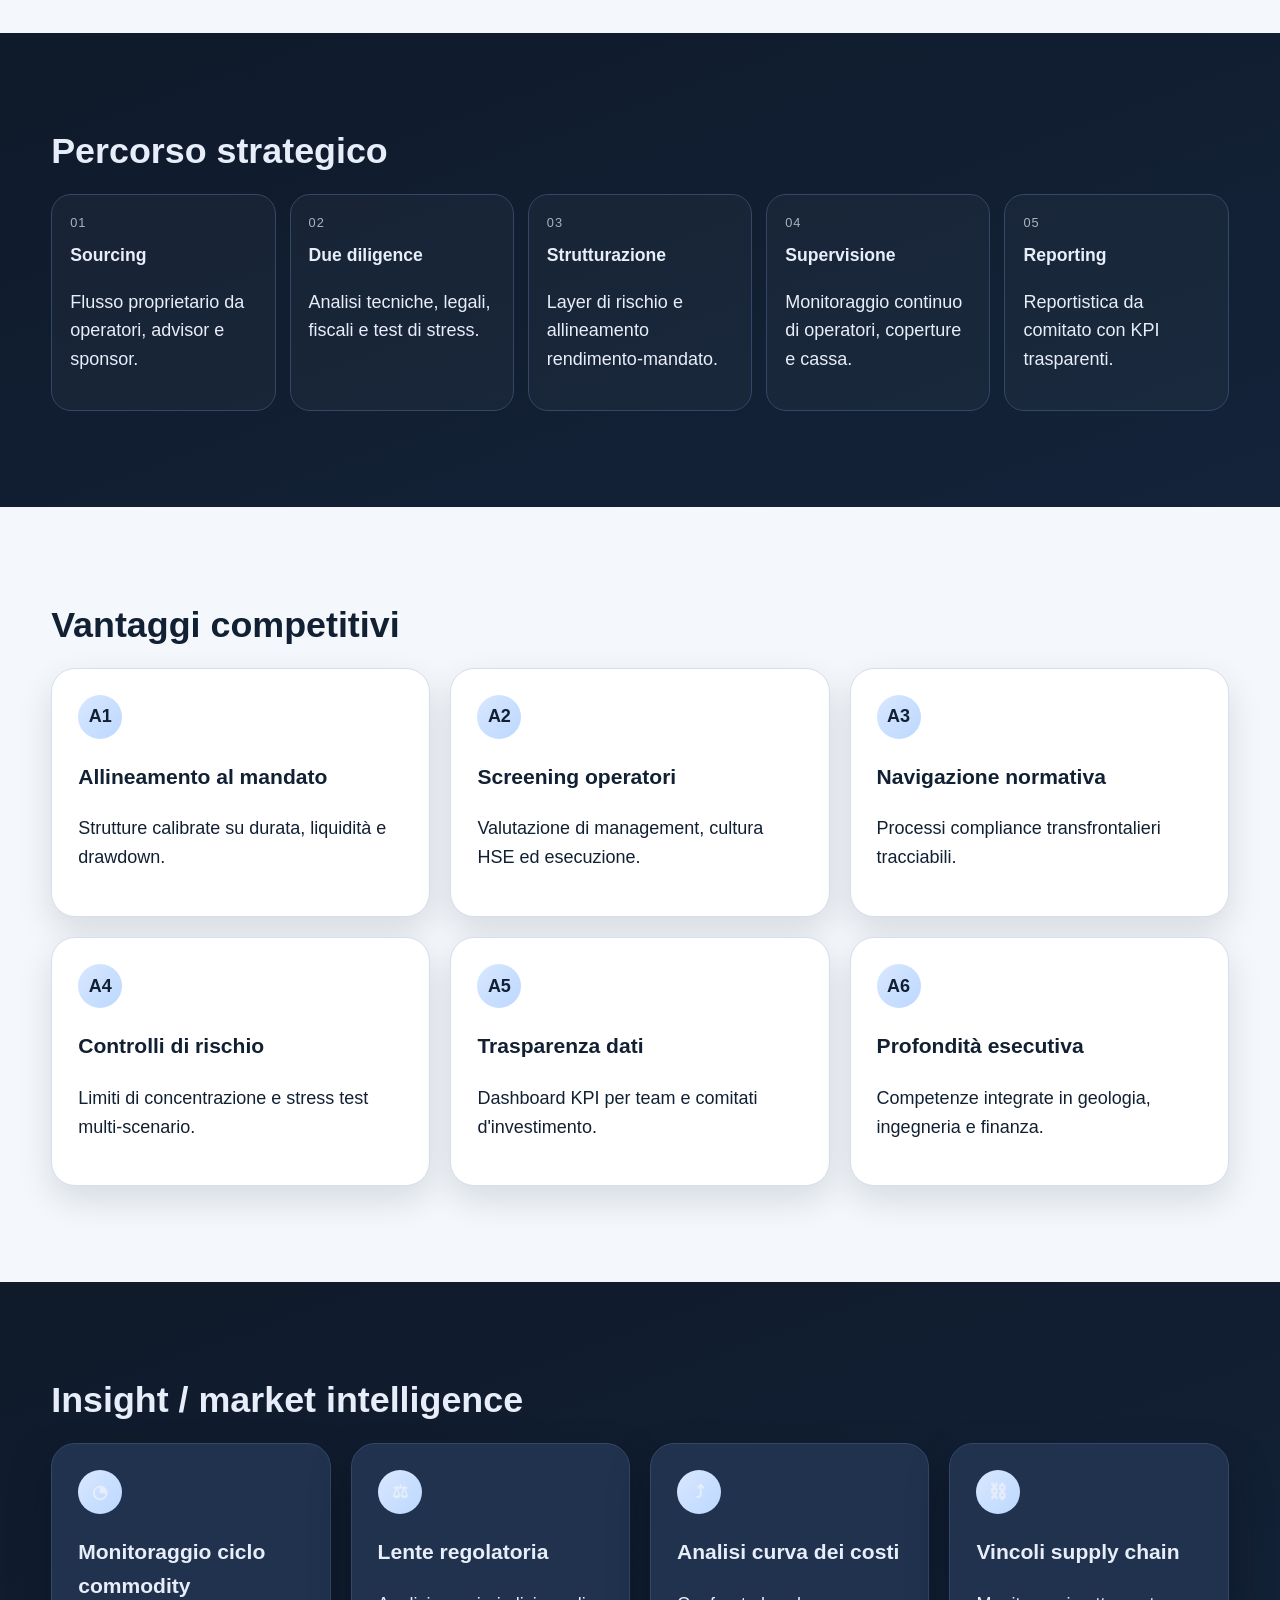
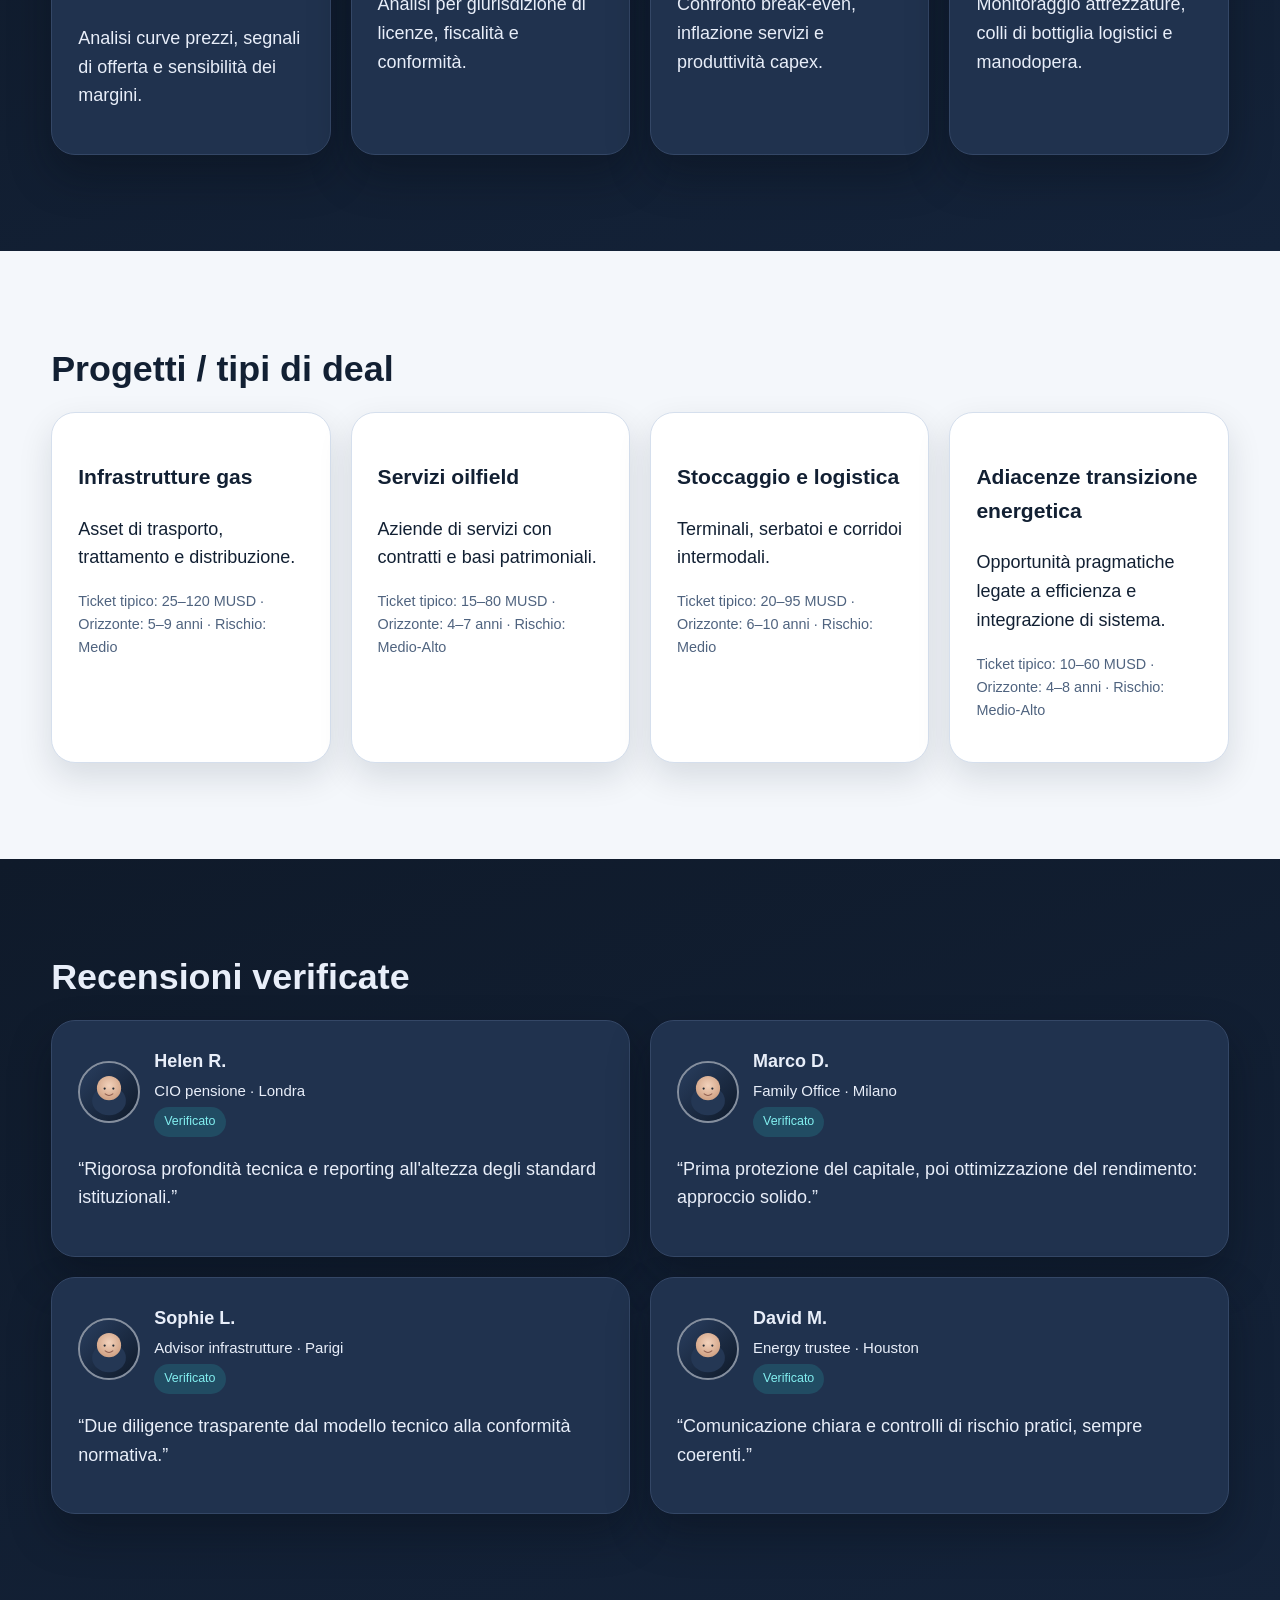
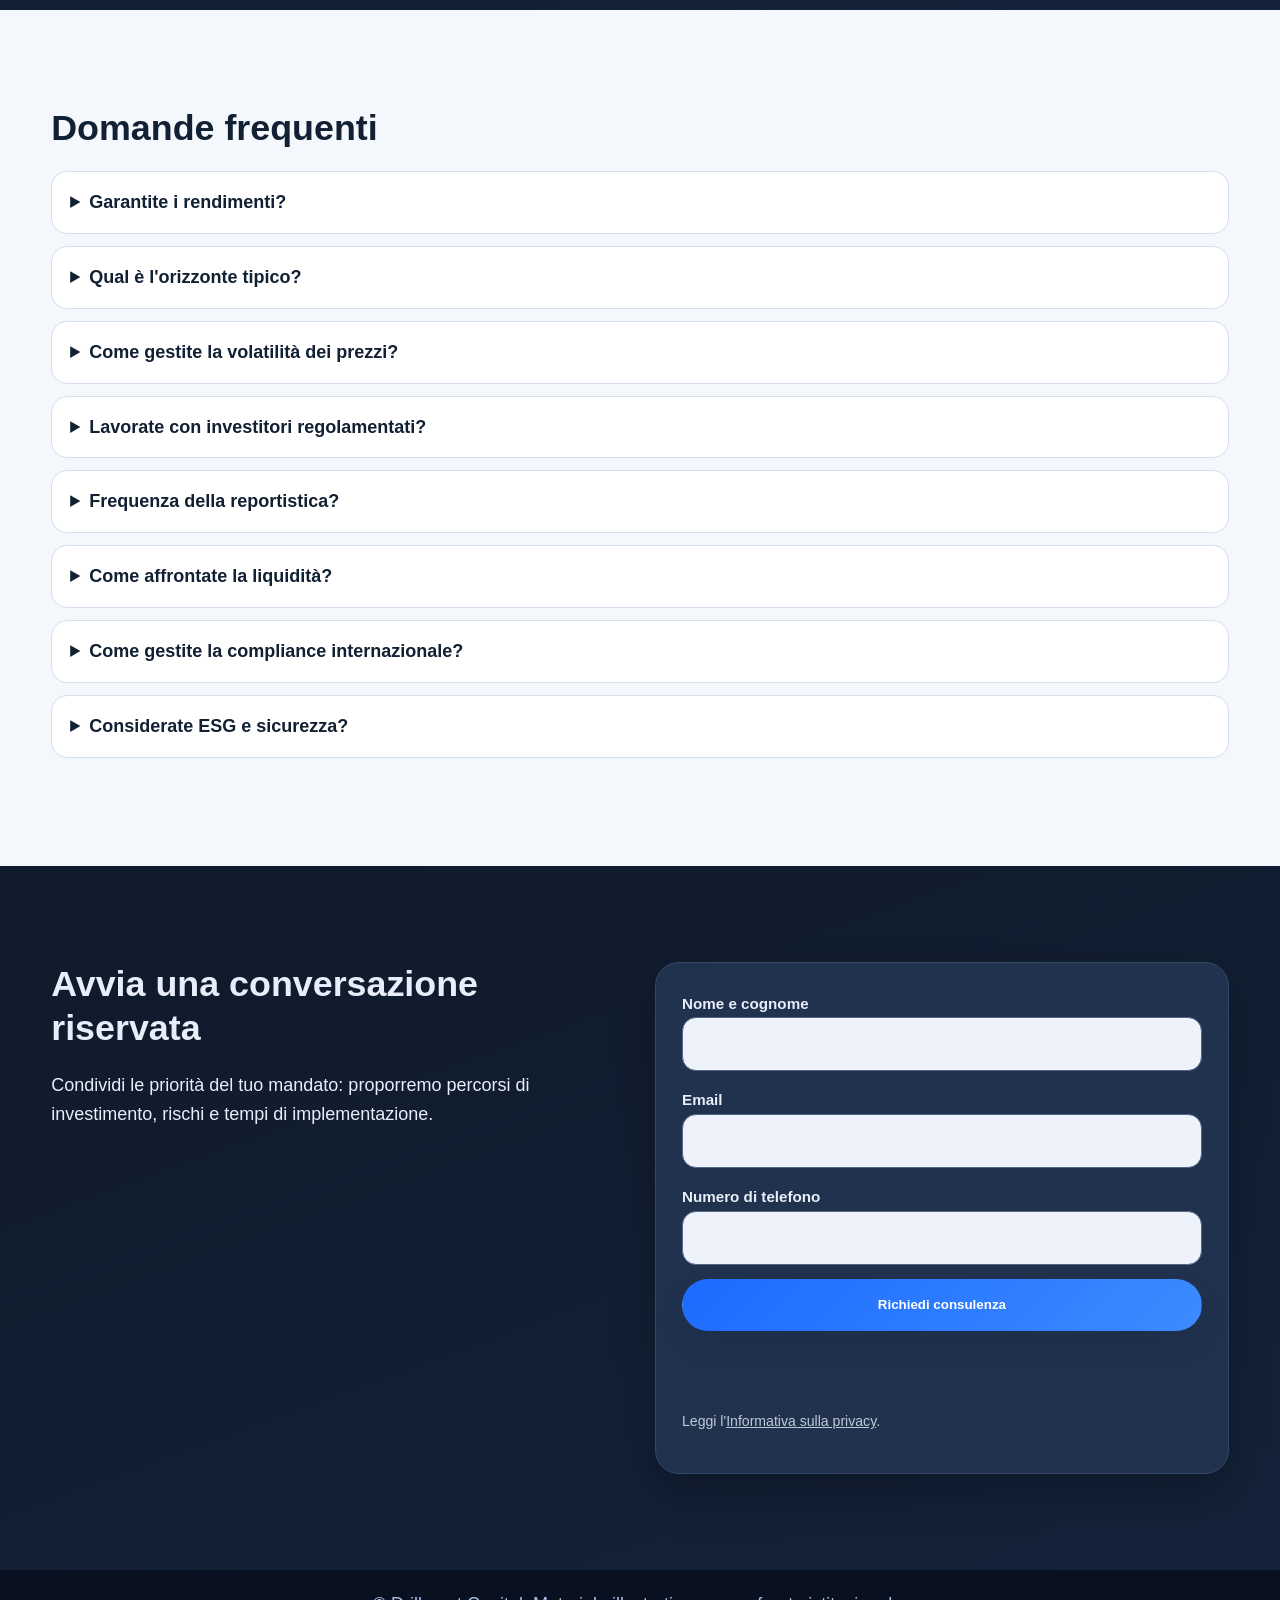
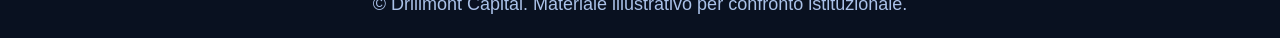
<file: it/index.html>
<!doctype html><html lang="it"><head><meta charset="UTF-8"><meta name="viewport" content="width=device-width, initial-scale=1.0"><meta name="description" content="Drillmont Capital struttura investimenti istituzionali oil & gas in infrastrutture energetiche con allocazione orientata al controllo del rischio."><title>Drillmont Capital | Investimenti istituzionali oil & gas</title><link rel="icon" type="image/svg+xml" href="../assets/favicon.svg"><link rel="stylesheet" href="../assets/styles.css"></head><body>
<header class="site-header"><div class="header-inner"><a class="brand" href="#hero">Drillmont Capital</a><nav class="main-nav"><a href="#about">Chi siamo</a><a href="#strategy">Strategia</a><a href="#advantages">Vantaggi</a><a href="#metrics">Metriche</a><a href="#insights">Insight</a><a href="#projects">Progetti</a><a href="#reviews">Recensioni</a><a href="#faq">FAQ</a><a href="#contact">Contatto</a></nav><div class="header-actions"><div class="lang-switch"><button class="lang-toggle" data-lang-toggle>Italiano ▾</button><div class="lang-menu"><a href="../index.html">English</a><a href="../de/index.html">Deutsch</a><a href="../fr/index.html">Français</a><a href="../es/index.html">Español</a><a href="../it/index.html">Italiano</a></div></div><a href="#contact" class="btn btn-primary">Richiedi consulenza</a></div><button class="burger" data-drawer-open>☰</button></div></header>
<div class="drawer-backdrop"></div><aside class="mobile-drawer"><div class="drawer-head"><strong>Drillmont Capital</strong><button class="drawer-close" data-drawer-close>✕</button></div><nav class="mobile-nav"><a href="#about">Chi siamo</a><a href="#strategy">Strategia</a><a href="#advantages">Vantaggi</a><a href="#metrics">Metriche</a><a href="#insights">Insight</a><a href="#projects">Progetti</a><a href="#reviews">Recensioni</a><a href="#faq">FAQ</a><a href="#contact">Contatto</a></nav><div class="lang-switch"><button class="lang-toggle" data-lang-toggle>Italiano ▾</button><div class="lang-menu"><a href="../index.html">English</a><a href="../de/index.html">Deutsch</a><a href="../fr/index.html">Français</a><a href="../es/index.html">Español</a><a href="../it/index.html">Italiano</a></div></div><p style="margin-top:16px"><a href="#contact" class="btn btn-primary" style="width:100%">Richiedi consulenza</a></p></aside>
<main><section id="hero" class="section light hero"><div class="container hero-grid"><div class="reveal"><h1>Accesso istituzionale agli investimenti oil & gas per allocazioni disciplinate.</h1><p>Drillmont Capital offre esposizione strutturata a infrastrutture energetiche, gas, filiera petrolifera, upstream e midstream con rigorosa due diligence e controllo del rischio.</p><ul class="trust-list"><li>Underwriting indipendente con priorità alla compliance.</li><li>Report trimestrali trasparenti e dashboard di rischio.</li><li>Opportunità strutturate per mandati istituzionali.</li></ul></div><div class="card reveal"><h2 style="font-size:1.5rem">Parliamo del tuo mandato</h2><form data-demo-form class="form-grid"><div><label>Nome e cognome</label><input required></div><div><label>Email</label><input type="email" required></div><div><label>Numero di telefono</label><input type="tel" required></div><button class="btn btn-primary" type="submit">Invia richiesta</button><div class="form-status"></div><p class="form-note">Con l'invio accetti la nostra <a href="#" data-open-privacy>Informativa sulla privacy</a>.</p></form></div></div></section>
<section id="about" class="section dark"><div class="container about-grid"><div class="reveal"><h2>Chi siamo</h2><p>Drillmont Capital è una piattaforma di investimento focalizzata sulla partecipazione istituzionale in oil, gas e infrastrutture energetiche, con competenze tecniche, legali e finanziarie integrate.</p></div><div class="reveal"><h2>Cosa facciamo</h2><p>Originiamo operazioni in produzione, trasporto, stoccaggio e servizi, verificando qualità operativa, robustezza normativa e resilienza di lungo periodo.</p></div></div></section>
<section id="metrics" class="section light"><div class="container"><h2 class="reveal">Metriche istituzionali</h2><div class="metrics-grid"><div class="metric card reveal"><div class="icon">💼</div><div class="value" data-counter="24" data-prefix="$" data-suffix="00M+">$0</div><div class="label">Opportunità analizzate</div></div><div class="metric card reveal"><div class="icon">🤝</div><div class="value" data-counter="120" data-suffix="+">0</div><div class="label">Partner</div></div><div class="metric card reveal"><div class="icon">🌍</div><div class="value" data-counter="18">0</div><div class="label">Giurisdizioni</div></div><div class="metric card reveal"><div class="icon">📈</div><div class="value" data-counter="14" data-suffix=" anni">0</div><div class="label">Esperienza ciclo energia</div></div><div class="metric card reveal"><div class="icon">🛡</div><div class="value" data-counter="94" data-suffix="%">0</div><div class="label">Preservazione capitale*</div></div></div></div></section>
<section id="strategy" class="section dark"><div class="container"><h2 class="reveal">Percorso strategico</h2><div class="timeline"><article class="step reveal"><div class="num">01</div><h3>Sourcing</h3><p>Flusso proprietario da operatori, advisor e sponsor.</p></article><article class="step reveal"><div class="num">02</div><h3>Due diligence</h3><p>Analisi tecniche, legali, fiscali e test di stress.</p></article><article class="step reveal"><div class="num">03</div><h3>Strutturazione</h3><p>Layer di rischio e allineamento rendimento-mandato.</p></article><article class="step reveal"><div class="num">04</div><h3>Supervisione</h3><p>Monitoraggio continuo di operatori, coperture e cassa.</p></article><article class="step reveal"><div class="num">05</div><h3>Reporting</h3><p>Reportistica da comitato con KPI trasparenti.</p></article></div></div></section>
<section id="advantages" class="section light"><div class="container"><h2 class="reveal">Vantaggi competitivi</h2><div class="advantages-grid"><article class="card adv-card reveal"><div class="bubble">A1</div><h3>Allineamento al mandato</h3><p>Strutture calibrate su durata, liquidità e drawdown.</p></article><article class="card adv-card reveal"><div class="bubble">A2</div><h3>Screening operatori</h3><p>Valutazione di management, cultura HSE ed esecuzione.</p></article><article class="card adv-card reveal"><div class="bubble">A3</div><h3>Navigazione normativa</h3><p>Processi compliance transfrontalieri tracciabili.</p></article><article class="card adv-card reveal"><div class="bubble">A4</div><h3>Controlli di rischio</h3><p>Limiti di concentrazione e stress test multi-scenario.</p></article><article class="card adv-card reveal"><div class="bubble">A5</div><h3>Trasparenza dati</h3><p>Dashboard KPI per team e comitati d'investimento.</p></article><article class="card adv-card reveal"><div class="bubble">A6</div><h3>Profondità esecutiva</h3><p>Competenze integrate in geologia, ingegneria e finanza.</p></article></div></div></section>
<section id="insights" class="section dark"><div class="container"><h2 class="reveal">Insight / market intelligence</h2><div class="insights-grid"><article class="card reveal"><div class="insight-badge">◔</div><h3>Monitoraggio ciclo commodity</h3><p>Analisi curve prezzi, segnali di offerta e sensibilità dei margini.</p></article><article class="card reveal"><div class="insight-badge">⚖</div><h3>Lente regolatoria</h3><p>Analisi per giurisdizione di licenze, fiscalità e conformità.</p></article><article class="card reveal"><div class="insight-badge">⤴</div><h3>Analisi curva dei costi</h3><p>Confronto break-even, inflazione servizi e produttività capex.</p></article><article class="card reveal"><div class="insight-badge">⛓</div><h3>Vincoli supply chain</h3><p>Monitoraggio attrezzature, colli di bottiglia logistici e manodopera.</p></article></div></div></section>
<section id="projects" class="section light"><div class="container"><h2 class="reveal">Progetti / tipi di deal</h2><div class="projects-grid"><article class="card reveal"><h3>Infrastrutture gas</h3><p>Asset di trasporto, trattamento e distribuzione.</p><p class="meta-line">Ticket tipico: 25–120 MUSD · Orizzonte: 5–9 anni · Rischio: Medio</p></article><article class="card reveal"><h3>Servizi oilfield</h3><p>Aziende di servizi con contratti e basi patrimoniali.</p><p class="meta-line">Ticket tipico: 15–80 MUSD · Orizzonte: 4–7 anni · Rischio: Medio-Alto</p></article><article class="card reveal"><h3>Stoccaggio e logistica</h3><p>Terminali, serbatoi e corridoi intermodali.</p><p class="meta-line">Ticket tipico: 20–95 MUSD · Orizzonte: 6–10 anni · Rischio: Medio</p></article><article class="card reveal"><h3>Adiacenze transizione energetica</h3><p>Opportunità pragmatiche legate a efficienza e integrazione di sistema.</p><p class="meta-line">Ticket tipico: 10–60 MUSD · Orizzonte: 4–8 anni · Rischio: Medio-Alto</p></article></div></div></section>
<section id="reviews" class="section dark"><div class="container"><h2 class="reveal">Recensioni verificate</h2><div class="reviews-grid"><article class="card reveal"><div class="review-head"><img src="../assets/avatars/avatar-1.svg" alt="Avatar"><div><strong>Helen R.</strong><br><small>CIO pensione · Londra</small><br><span class="badge">Verificato</span></div></div><p>“Rigorosa profondità tecnica e reporting all'altezza degli standard istituzionali.”</p></article><article class="card reveal"><div class="review-head"><img src="../assets/avatars/avatar-2.svg" alt="Avatar"><div><strong>Marco D.</strong><br><small>Family Office · Milano</small><br><span class="badge">Verificato</span></div></div><p>“Prima protezione del capitale, poi ottimizzazione del rendimento: approccio solido.”</p></article><article class="card reveal"><div class="review-head"><img src="../assets/avatars/avatar-3.svg" alt="Avatar"><div><strong>Sophie L.</strong><br><small>Advisor infrastrutture · Parigi</small><br><span class="badge">Verificato</span></div></div><p>“Due diligence trasparente dal modello tecnico alla conformità normativa.”</p></article><article class="card reveal"><div class="review-head"><img src="../assets/avatars/avatar-4.svg" alt="Avatar"><div><strong>David M.</strong><br><small>Energy trustee · Houston</small><br><span class="badge">Verificato</span></div></div><p>“Comunicazione chiara e controlli di rischio pratici, sempre coerenti.”</p></article></div></div></section>
<section id="faq" class="section light"><div class="container"><h2 class="reveal">Domande frequenti</h2><div class="faq-list"><details><summary>Garantite i rendimenti?</summary><p>No, nessun rendimento è garantito; ogni investimento comporta rischi.</p></details><details><summary>Qual è l'orizzonte tipico?</summary><p>In genere tra 4 e 10 anni in base ad asset e mandato.</p></details><details><summary>Come gestite la volatilità dei prezzi?</summary><p>Diversificazione, analisi hedging e assunzioni conservative.</p></details><details><summary>Lavorate con investitori regolamentati?</summary><p>Sì, il processo è progettato per soggetti istituzionali regolati.</p></details><details><summary>Frequenza della reportistica?</summary><p>Trimestrale, con aggiornamenti straordinari quando necessario.</p></details><details><summary>Come affrontate la liquidità?</summary><p>Fin dall'inizio definiamo finestre di liquidità coerenti con il mandato.</p></details><details><summary>Come gestite la compliance internazionale?</summary><p>Verifiche legali, fiscali e sanzionatorie su ogni opportunità.</p></details><details><summary>Considerate ESG e sicurezza?</summary><p>Sì, HSE, trend emissivi e governance sono criteri centrali.</p></details></div></div></section>
<section id="contact" class="section dark"><div class="container contact-grid"><div class="reveal"><h2>Avvia una conversazione riservata</h2><p>Condividi le priorità del tuo mandato: proporremo percorsi di investimento, rischi e tempi di implementazione.</p></div><div class="card reveal"><form data-demo-form class="form-grid"><div><label>Nome e cognome</label><input required></div><div><label>Email</label><input type="email" required></div><div><label>Numero di telefono</label><input type="tel" required></div><button class="btn btn-primary" type="submit">Richiedi consulenza</button><div class="form-status"></div><p class="form-note">Leggi l'<a href="#" data-open-privacy>Informativa sulla privacy</a>.</p></form></div></div></section></main>
<footer class="site-footer">© Drillmont Capital. Materiale illustrativo per confronto istituzionale.</footer>
<div id="privacy-modal" class="modal"><div class="modal-backdrop" data-close-privacy></div><div class="modal-panel"><button class="modal-close-top" data-close-privacy>✕</button><h2>Informativa sulla privacy</h2><h3>Introduzione</h3><p>Drillmont Capital tratta i dati personali in modo riservato e conforme alla normativa applicabile.</p><h3>Definizioni</h3><p>Per dato personale si intende qualsiasi informazione riferibile a una persona; il trattamento include raccolta, conservazione e trasferimento.</p><h3>Dati raccolti</h3><p>Dati di contatto, ruolo professionale, comunicazioni e metadati di utilizzo del sito.</p><h3>Finalità</h3><p>Rispondere alle richieste, valutare l'idoneità, gestire la relazione investitore e migliorare i servizi.</p><h3>Base giuridica</h3><p>Consenso, legittimo interesse, necessità contrattuale e obblighi di legge.</p><h3>Cookie</h3><p>Possono essere utilizzati cookie funzionali e analitici per ottimizzare la navigazione.</p><h3>Condivisione</h3><p>I dati possono essere condivisi solo con fornitori qualificati vincolati da accordi di riservatezza.</p><h3>Conservazione</h3><p>Conserviamo i dati solo per il periodo necessario a finalità operative e legali.</p><h3>Sicurezza</h3><p>Applichiamo controlli di accesso e misure tecniche e organizzative appropriate.</p><h3>Diritti</h3><p>È possibile richiedere accesso, rettifica, cancellazione, limitazione e portabilità nei limiti di legge.</p><h3>Trasferimenti internazionali</h3><p>Per trasferimenti transfrontalieri adottiamo clausole contrattuali e valutazioni di rischio.</p><h3>Informativa sui rischi</h3><p>Gli investimenti oil & gas comportano rischi legati a prezzi commodity, geopolitica, regolamentazione ed esecuzione operativa.</p><p><button class="btn btn-secondary" data-close-privacy type="button">Chiudi</button></p></div></div>
<script src="../assets/main.js"></script></body></html>
</file>
<file: assets/styles.css>
:root {
  --bg-light: #f4f7fb;
  --bg-dark: #0f1a2a;
  --bg-dark-soft: #17243a;
  --surface-light: #ffffff;
  --surface-dark: #20324e;
  --text-light: #122033;
  --text-dark: #e8eef9;
  --muted-light: #4f637f;
  --muted-dark: #b8c5da;
  --accent: #1d6bff;
  --accent-2: #29c2c4;
  --success: #1c9d6c;
  --border-light: #d5dfed;
  --border-dark: #344766;
  --radius-pill: 999px;
  --radius-lg: 24px;
  --shadow-soft: 0 14px 34px rgba(12, 25, 45, 0.12);
  --shadow-deep: 0 20px 40px rgba(5, 11, 21, 0.35);
  --container: min(1180px, 92vw);
}

* { box-sizing: border-box; }
html { scroll-behavior: smooth; }
body {
  margin: 0;
  font-family: Inter, "Segoe UI", Roboto, Arial, sans-serif;
  font-size: 18px;
  line-height: 1.6;
  color: var(--text-light);
  background: var(--bg-light);
}
a { color: inherit; }
img { max-width: 100%; display: block; }

.container { width: var(--container); margin: 0 auto; }
.section { padding: 96px 0; }
.section.light { background: var(--bg-light); color: var(--text-light); }
.section.dark { background: linear-gradient(160deg, var(--bg-dark) 0%, #14233a 100%); color: var(--text-dark); }
.section h2 { font-size: clamp(1.9rem, 2.8vw, 2.7rem); margin: 0 0 20px; line-height: 1.25; }
.section-intro { max-width: 780px; margin-bottom: 36px; color: inherit; opacity: 0.9; }

.site-header {
  position: sticky; top: 0; z-index: 50;
  backdrop-filter: blur(12px);
  background: rgba(11, 21, 35, 0.84);
  border-bottom: 1px solid rgba(255,255,255,0.1);
}
.header-inner {
  width: var(--container); margin: 0 auto; padding: 14px 0;
  display: flex; align-items: center; gap: 22px;
}
.brand { font-weight: 700; color: #fff; text-decoration: none; letter-spacing: 0.2px; }
.main-nav { display: flex; gap: 15px; flex-wrap: wrap; }
.main-nav a { color: #dbe6f9; text-decoration: none; font-size: 0.94rem; }
.main-nav a:hover { color: #fff; }
.header-actions { margin-left: auto; display: flex; align-items: center; gap: 12px; }

.btn, .lang-toggle {
  border: 1px solid transparent;
  border-radius: var(--radius-pill);
  height: 52px;
  padding: 0 22px;
  display: inline-flex;
  align-items: center;
  justify-content: center;
  gap: 10px;
  text-decoration: none;
  font-weight: 600;
  cursor: pointer;
  transition: transform .25s ease, box-shadow .25s ease, background .25s ease;
  box-shadow: var(--shadow-soft);
}
.btn:hover, .lang-toggle:hover { transform: translateY(-2px); }
.btn-primary { background: linear-gradient(135deg, var(--accent), #3d8bff); color: white; }
.btn-secondary { background: #fff; color: var(--text-light); border-color: var(--border-light); }
.btn-outline { background: transparent; color: var(--text-dark); border-color: rgba(232,238,249,.5); box-shadow: none; }

.lang-switch { position: relative; }
.lang-toggle {
  background: rgba(255,255,255,.1);
  color: #fff;
  border-color: rgba(255,255,255,.3);
}
.lang-menu {
  position: absolute; right: 0; top: calc(100% + 10px);
  min-width: 220px;
  background: #fff;
  border: 1px solid var(--border-light);
  border-radius: 26px;
  box-shadow: var(--shadow-soft);
  padding: 10px;
  display: none;
}
.lang-menu.open { display: block; }
.lang-menu a {
  display: block;
  border-radius: 999px;
  padding: 10px 14px;
  text-decoration: none;
  color: var(--text-light);
  font-weight: 600;
}
.lang-menu a:hover { background: #eaf1ff; }

.burger {
  display: none; width: 52px; height: 52px; border-radius: 999px;
  border: 1px solid rgba(255,255,255,.33); background: rgba(255,255,255,.08); color: #fff;
}
.drawer-backdrop {
  position: fixed; inset: 0; background: rgba(0,0,0,.52); opacity: 0; pointer-events: none;
  transition: opacity .25s ease; z-index: 60;
}
.mobile-drawer {
  position: fixed; right: 0; top: 0; bottom: 0; width: min(86vw, 380px);
  background: #111d30; color: #fff; padding: 24px; transform: translateX(100%);
  transition: transform .3s ease; z-index: 70; overflow-y: auto;
}
.drawer-open .drawer-backdrop { opacity: 1; pointer-events: auto; }
.drawer-open .mobile-drawer { transform: translateX(0); }
.drawer-head { display: flex; justify-content: space-between; align-items: center; margin-bottom: 18px; }
.drawer-close { width: 44px; height: 44px; border-radius: 999px; border: 1px solid rgba(255,255,255,.4); background: transparent; color: #fff; }
.mobile-nav { display: grid; gap: 10px; margin-bottom: 18px; }
.mobile-nav a { color: #dce8ff; text-decoration: none; padding: 6px 0; }
.mobile-drawer .lang-toggle,
.mobile-drawer .lang-menu { width: 100%; }
.mobile-drawer .lang-menu { position: static; margin-top: 10px; }
.mobile-drawer .lang-toggle { justify-content: space-between; background: rgba(255,255,255,.1); }

.hero-grid,
.about-grid,
.contact-grid { display: grid; gap: 30px; align-items: stretch; }
.hero-grid { grid-template-columns: 1.3fr 1fr; }
.about-grid { grid-template-columns: repeat(2, minmax(0,1fr)); }
.contact-grid { grid-template-columns: 1fr 1fr; }
.hero h1 { font-size: clamp(2.2rem, 4vw, 3.5rem); line-height: 1.15; margin: 0 0 18px; }
.trust-list { list-style: none; padding: 0; margin: 22px 0 0; display: grid; gap: 12px; }
.trust-list li::before { content: "✓"; margin-right: 10px; color: var(--success); font-weight: 800; }

.card {
  background: var(--surface-light);
  border: 1px solid var(--border-light);
  border-radius: var(--radius-lg);
  padding: 26px;
  box-shadow: var(--shadow-soft);
}
.dark .card {
  background: var(--surface-dark);
  border-color: var(--border-dark);
  box-shadow: var(--shadow-deep);
}
.form-grid { display: grid; gap: 14px; }
label { font-weight: 600; font-size: 0.95rem; }
input {
  width: 100%; height: 54px; border-radius: 14px; border: 1px solid var(--border-light);
  padding: 0 14px; font-size: 1rem; background: #fff; color: var(--text-light);
}
.dark input { border-color: #51668a; background: #edf2fb; }
.form-note { font-size: .88rem; opacity: .8; }
.form-status { margin-top: 10px; font-weight: 600; color: var(--success); min-height: 1.5em; }

.metrics-grid, .advantages-grid, .insights-grid, .projects-grid, .reviews-grid {
  display: grid; gap: 20px;
}
.metrics-grid { grid-template-columns: repeat(5, 1fr); }
.metric { text-align: center; }
.metric .icon { font-size: 1.7rem; }
.metric .value { font-size: clamp(2rem, 3vw, 2.8rem); font-weight: 800; line-height: 1.1; margin: 8px 0; }
.metric .label { color: var(--muted-light); font-size: .95rem; }

.timeline { display: grid; grid-template-columns: repeat(5, 1fr); gap: 14px; }
.step { position: relative; padding: 18px; border-radius: 20px; border: 1px solid var(--border-dark); background: rgba(255,255,255,.03); }
.step .num { font-size: .8rem; letter-spacing: .08em; opacity: .7; }
.step h3 { margin: 8px 0; font-size: 1.1rem; }

.advantages-grid { grid-template-columns: repeat(3, 1fr); }
.adv-card .bubble, .insight-badge {
  width: 44px; height: 44px; border-radius: 999px;
  display: grid; place-items: center; font-weight: 700;
  background: linear-gradient(130deg, #d8e7ff, #bcd8ff);
  margin-bottom: 14px;
}
.insights-grid { grid-template-columns: repeat(4, 1fr); }
.projects-grid { grid-template-columns: repeat(4, 1fr); }
.meta-line { margin-top: 14px; font-size: .9rem; color: var(--muted-light); }

.reviews-grid { grid-template-columns: repeat(2, 1fr); }
.review-head { display: flex; gap: 14px; align-items: center; margin-bottom: 14px; }
.review-head img { width: 62px; height: 62px; border-radius: 50%; object-fit: cover; border: 2px solid rgba(255,255,255,.45); }
.badge { display: inline-block; font-size: .78rem; border-radius: 999px; padding: 5px 10px; background: rgba(41,194,196,.18); color: #82eff0; }

.faq-list details { background: #fff; border: 1px solid var(--border-light); border-radius: 16px; padding: 16px 18px; margin-bottom: 12px; }
.faq-list summary { cursor: pointer; font-weight: 700; }
.faq-list p { margin: 10px 0 0; color: var(--muted-light); }

.site-footer { background: #091120; color: #aac1e8; padding: 20px 0; text-align: center; }

.modal {
  position: fixed; inset: 0; display: none; z-index: 80;
}
.modal.open { display: block; }
.modal-backdrop { position: absolute; inset: 0; background: rgba(5,12,22,.66); }
.modal-panel {
  position: relative; width: min(920px, 92vw); max-height: 86vh; overflow: auto;
  margin: 7vh auto 0; background: #fff; color: var(--text-light);
  border-radius: 28px; padding: 30px; box-shadow: var(--shadow-soft);
}
.modal-close-top {
  position: sticky; top: 0; float: right; width: 44px; height: 44px; border-radius: 999px;
  border: 1px solid var(--border-light); background: #fff;
}
.reveal { opacity: 0; transform: translateY(14px); transition: .6s ease; }
.reveal.visible { opacity: 1; transform: translateY(0); }

@media (max-width: 1080px) {
  .main-nav, .header-actions > .btn { display: none; }
  .burger { display: inline-flex; align-items: center; justify-content: center; margin-left: auto; }
  .header-actions { margin-left: 0; }
  .hero-grid, .about-grid, .contact-grid, .reviews-grid { grid-template-columns: 1fr; }
  .metrics-grid { grid-template-columns: repeat(2, 1fr); }
  .timeline { grid-template-columns: 1fr; }
  .advantages-grid { grid-template-columns: repeat(2, 1fr); }
  .insights-grid, .projects-grid { grid-template-columns: repeat(2, 1fr); }
}

@media (max-width: 680px) {
  body { font-size: 17px; }
  .section { padding: 78px 0; }
  .metrics-grid, .advantages-grid, .insights-grid, .projects-grid { grid-template-columns: 1fr; }
  .modal-panel { padding: 22px; }
}
</file>
